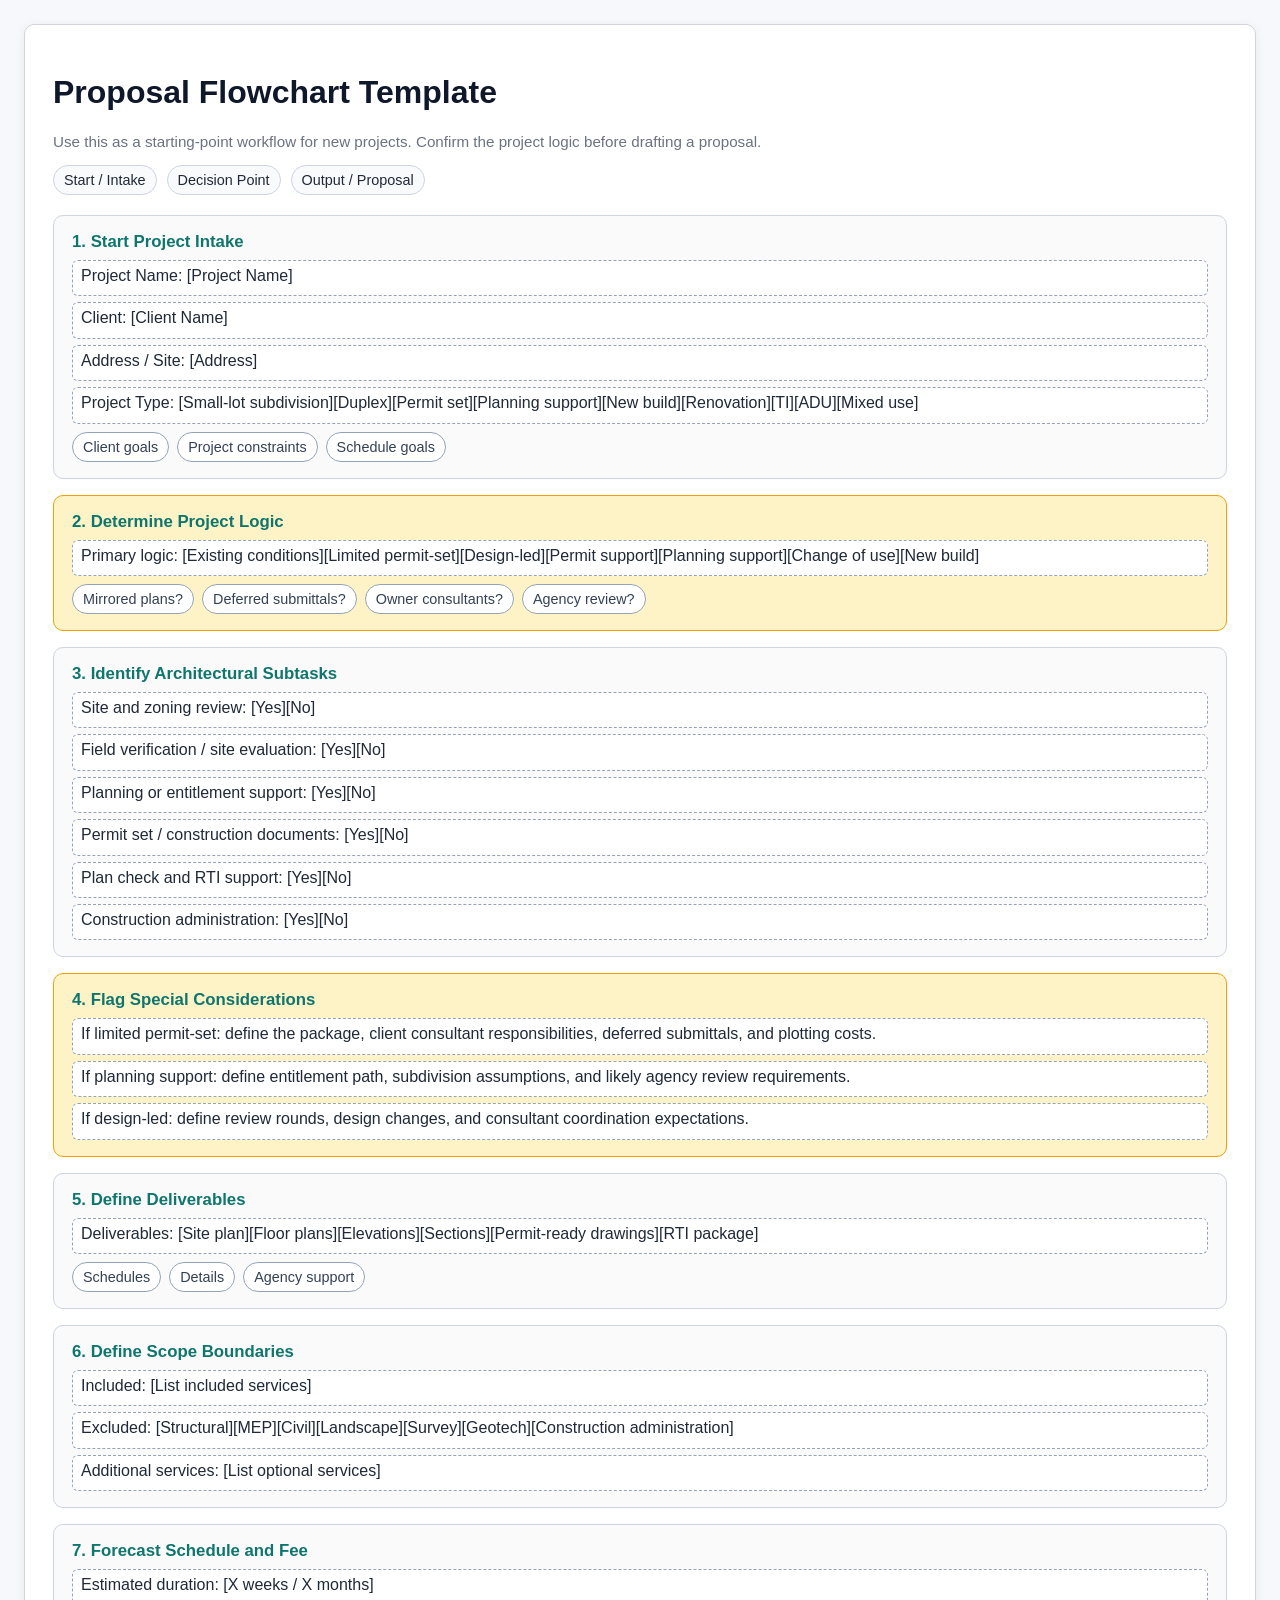
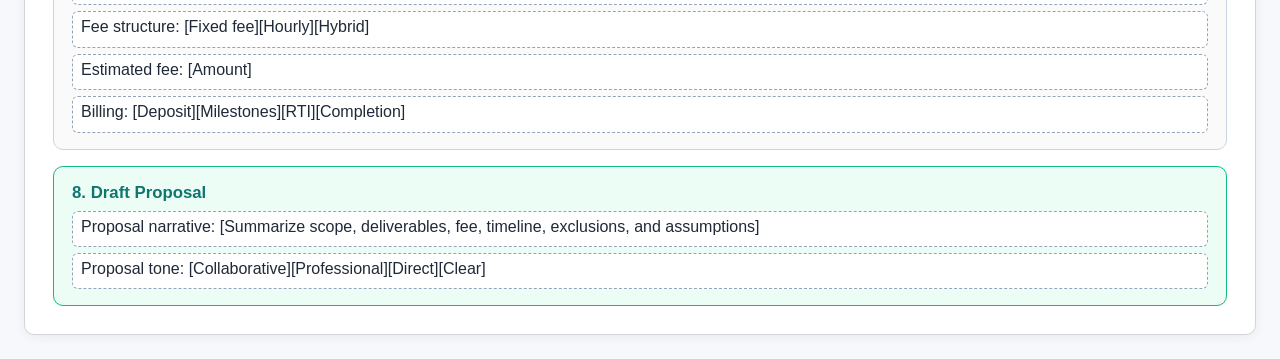
<file: 01_Preparation/proposal_flowchart_template.html>
﻿<!DOCTYPE html>
<html lang="en">
<head>
  <meta charset="UTF-8" />
  <meta name="viewport" content="width=device-width, initial-scale=1.0" />
  <title>Proposal Flowchart Template</title>
  <style>
    body {
      font-family: "Segoe UI", Arial, sans-serif;
      background: #f6f8fb;
      color: #1f2937;
      margin: 0;
      padding: 24px;
    }
    .page {
      max-width: 1200px;
      margin: 0 auto;
      background: white;
      border: 1px solid #d1d5db;
      box-shadow: 0 2px 12px rgba(0,0,0,0.06);
      padding: 28px;
      border-radius: 10px;
    }
    h1, h2 {
      color: #0f172a;
    }
    .flow {
      display: grid;
      gap: 16px;
      margin-top: 20px;
    }
    .step {
      border: 1px solid #cbd5e1;
      border-radius: 10px;
      padding: 16px 18px;
      background: #fafafa;
    }
    .step-title {
      font-weight: 700;
      font-size: 1.05em;
      margin-bottom: 8px;
      color: #0f766e;
    }
    .substeps {
      margin-top: 8px;
      display: flex;
      flex-wrap: wrap;
      gap: 8px;
    }
    .pill {
      background: white;
      border: 1px solid #94a3b8;
      border-radius: 999px;
      padding: 6px 10px;
      font-size: 0.9em;
      color: #334155;
    }
    .decision {
      background: #fef3c7;
      border-color: #f59e0b;
    }
    .output {
      background: #ecfdf5;
      border-color: #10b981;
    }
    .note {
      color: #6b7280;
      font-size: 0.95em;
      margin-top: 8px;
    }
    .editable {
      border: 1px dashed #94a3b8;
      border-radius: 6px;
      padding: 6px 8px;
      min-height: 1.4em;
      background: white;
      margin-top: 6px;
    }
    .editable:focus {
      outline: 2px solid #0ea5e9;
      outline-offset: 2px;
    }
    .legend {
      display: flex;
      gap: 10px;
      flex-wrap: wrap;
      margin-top: 10px;
    }
    .legend span {
      padding: 6px 10px;
      border-radius: 999px;
      font-size: 0.9em;
      border: 1px solid #cbd5e1;
      background: #f8fafc;
    }
  </style>
</head>
<body>
  <div class="page">
    <h1>Proposal Flowchart Template</h1>
    <p class="note">Use this as a starting-point workflow for new projects. Confirm the project logic before drafting a proposal.</p>

    <div class="legend">
      <span>Start / Intake</span>
      <span>Decision Point</span>
      <span>Output / Proposal</span>
    </div>

    <div class="flow">
      <div class="step">
        <div class="step-title">1. Start Project Intake</div>
        <div class="editable" contenteditable="true">Project Name: [Project Name]</div>
        <div class="editable" contenteditable="true">Client: [Client Name]</div>
        <div class="editable" contenteditable="true">Address / Site: [Address]</div>
        <div class="editable" contenteditable="true">Project Type: [Small-lot subdivision][Duplex][Permit set][Planning support][New build][Renovation][TI][ADU][Mixed use]</div>
        <div class="substeps">
          <span class="pill">Client goals</span>
          <span class="pill">Project constraints</span>
          <span class="pill">Schedule goals</span>
        </div>
      </div>

      <div class="step decision">
        <div class="step-title">2. Determine Project Logic</div>
        <div class="editable" contenteditable="true">Primary logic: [Existing conditions][Limited permit-set][Design-led][Permit support][Planning support][Change of use][New build]</div>
        <div class="substeps">
          <span class="pill">Mirrored plans?</span>
          <span class="pill">Deferred submittals?</span>
          <span class="pill">Owner consultants?</span>
          <span class="pill">Agency review?</span>
        </div>
      </div>

      <div class="step">
        <div class="step-title">3. Identify Architectural Subtasks</div>
        <div class="editable" contenteditable="true">Site and zoning review: [Yes][No]</div>
        <div class="editable" contenteditable="true">Field verification / site evaluation: [Yes][No]</div>
        <div class="editable" contenteditable="true">Planning or entitlement support: [Yes][No]</div>
        <div class="editable" contenteditable="true">Permit set / construction documents: [Yes][No]</div>
        <div class="editable" contenteditable="true">Plan check and RTI support: [Yes][No]</div>
        <div class="editable" contenteditable="true">Construction administration: [Yes][No]</div>
      </div>

      <div class="step decision">
        <div class="step-title">4. Flag Special Considerations</div>
        <div class="editable" contenteditable="true">If limited permit-set: define the package, client consultant responsibilities, deferred submittals, and plotting costs.</div>
        <div class="editable" contenteditable="true">If planning support: define entitlement path, subdivision assumptions, and likely agency review requirements.</div>
        <div class="editable" contenteditable="true">If design-led: define review rounds, design changes, and consultant coordination expectations.</div>
      </div>

      <div class="step">
        <div class="step-title">5. Define Deliverables</div>
        <div class="editable" contenteditable="true">Deliverables: [Site plan][Floor plans][Elevations][Sections][Permit-ready drawings][RTI package]</div>
        <div class="substeps">
          <span class="pill">Schedules</span>
          <span class="pill">Details</span>
          <span class="pill">Agency support</span>
        </div>
      </div>

      <div class="step">
        <div class="step-title">6. Define Scope Boundaries</div>
        <div class="editable" contenteditable="true">Included: [List included services]</div>
        <div class="editable" contenteditable="true">Excluded: [Structural][MEP][Civil][Landscape][Survey][Geotech][Construction administration]</div>
        <div class="editable" contenteditable="true">Additional services: [List optional services]</div>
      </div>

      <div class="step">
        <div class="step-title">7. Forecast Schedule and Fee</div>
        <div class="editable" contenteditable="true">Estimated duration: [X weeks / X months]</div>
        <div class="editable" contenteditable="true">Fee structure: [Fixed fee][Hourly][Hybrid]</div>
        <div class="editable" contenteditable="true">Estimated fee: [Amount]</div>
        <div class="editable" contenteditable="true">Billing: [Deposit][Milestones][RTI][Completion]</div>
      </div>

      <div class="step output">
        <div class="step-title">8. Draft Proposal</div>
        <div class="editable" contenteditable="true">Proposal narrative: [Summarize scope, deliverables, fee, timeline, exclusions, and assumptions]</div>
        <div class="editable" contenteditable="true">Proposal tone: [Collaborative][Professional][Direct][Clear]</div>
      </div>
    </div>
  </div>
</body>
</html>
</file>
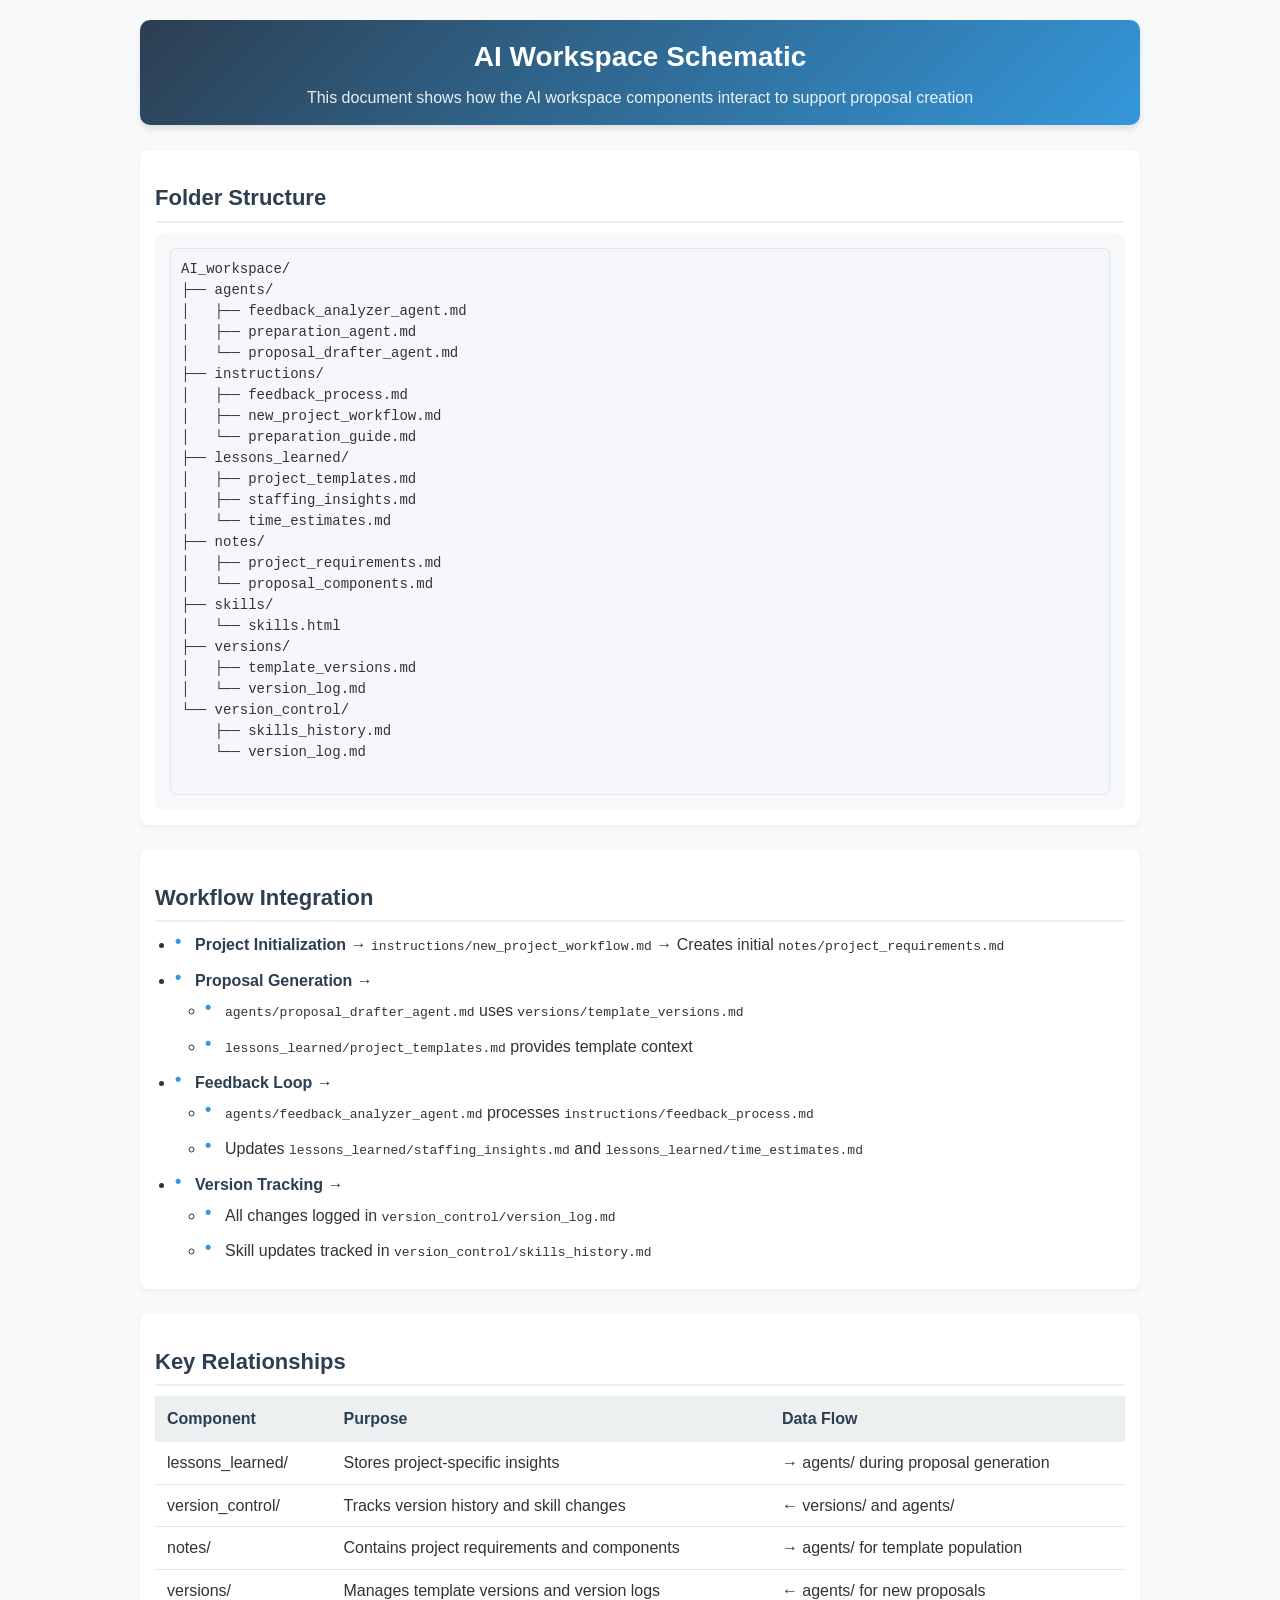
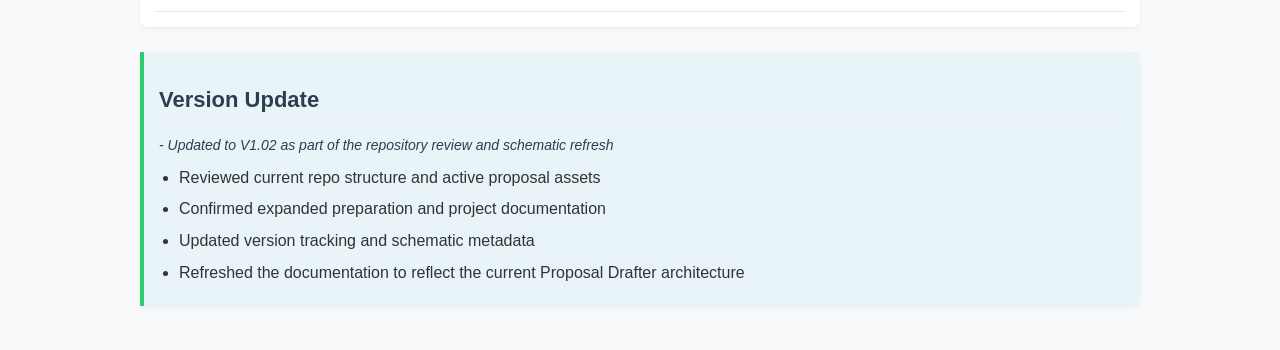
<file: 04_AI_workspace/schematic_view.html>
<!DOCTYPE html>
<html lang="en">
<head>
    <meta charset="UTF-8">
    <meta name="viewport" content="width=device-width, initial-scale=1.0">
    <title>AI Workspace Schematic</title>
    <style>
        :root {
            --primary: #3498db;
            --secondary: #2c3e50;
            --light: #ecf0f1;
            --dark: #2c3e50;
            --success: #2ecc71;
        }
        
        * {
            margin: 0;
            padding: 0;
        }
        
        body {
            font-family: 'Segoe UI', Tahoma, Geneva, Verdana, sans-serif;
            line-height: 1.6;
            color: #333;
            max-width: 1000px;
            margin: 0 auto;
            padding: 20px;
            background-color: #f8f9fa;
        }
        
        header {
            text-align: center;
            margin-bottom: 25px;
            padding: 15px;
            background: linear-gradient(135deg, var(--secondary), var(--primary));
            border-radius: 10px;
            color: white;
            box-shadow: 0 4px 6px rgba(0,0,0,0.1);
        }
        
        h1 {
            font-size: 28px;
            font-weight: 600;
            margin-bottom: 5px;
        }
        
        .subtitle {
            font-size: 16px;
            opacity: 0.9;
            max-width: 700px;
            margin: 0 auto;
        }
        
        section {
            margin-bottom: 25px;
            padding: 15px;
            border-radius: 8px;
            background-color: white;
            box-shadow: 0 2px 5px rgba(0,0,0,0.05);
        }
        
        h2 {
            color: var(--secondary);
            font-size: 22px;
            margin: 15px 0 10px;
            padding-bottom: 5px;
            border-bottom: 2px solid var(--light);
        }
        
        .folder-structure {
            background-color: #f8f9fa;
            padding: 15px;
            border-radius: 8px;
            margin-top: 10px;
        }
        
        .folder-structure pre {
            font-family: 'Courier New', monospace;
            font-size: 14px;
            line-height: 1.5;
            white-space: pre-wrap;
            padding: 10px;
            border-radius: 6px;
            background-color: #f5f7fa;
            border: 1px solid #e0e6ed;
        }
        
        .workflow-list {
            padding-left: 20px;
        }
        
        .workflow-list li {
            margin-bottom: 10px;
            position: relative;
            padding-left: 20px;
        }
        
        .workflow-list li:before {
            content: "•";
            color: var(--primary);
            font-weight: bold;
            position: absolute;
            left: 0;
            font-size: 18px;
            line-height: 1;
        }
        
        .workflow-list li strong {
            color: var(--secondary);
        }
        
        .workflow-list ul {
            margin-left: 10px;
            margin-top: 5px;
        }
        
        .relationship-table {
            width: 100%;
            border-collapse: collapse;
            margin-top: 10px;
        }
        
        .relationship-table th {
            background-color: var(--light);
            padding: 10px 12px;
            text-align: left;
            font-weight: 600;
            color: var(--secondary);
        }
        
        .relationship-table td {
            padding: 8px 12px;
            border-bottom: 1px solid #e0e6ed;
        }
        
        .relationship-table tr:hover {
            background-color: #f9f9f9;
        }
        
        .version-update {
            background-color: #e8f4f8;
            border-left: 4px solid var(--success);
            padding: 15px;
            border-radius: 0 6px 6px 0;
            margin-top: 20px;
        }

        .wrapup-list {
            margin-top: 8px;
            padding-left: 20px;
        }

        .wrapup-list li {
            margin-bottom: 6px;
        }
        
        .version-update p {
            font-style: italic;
            color: #2c3e50;
            font-size: 14px;
        }
        
        @media (max-width: 600px) {
            body {
                padding: 10px;
            }
            
            h1 {
                font-size: 22px;
            }
            
            .folder-structure pre {
                font-size: 12px;
            }
        }
    </style>
</head>
<body>
    <header>
        <h1>AI Workspace Schematic</h1>
        <p class="subtitle">This document shows how the AI workspace components interact to support proposal creation</p>
    </header>
    
    <section>
        <h2>Folder Structure</h2>
        <div class="folder-structure">
            <pre>
AI_workspace/
├── agents/
│   ├── feedback_analyzer_agent.md
│   ├── preparation_agent.md
│   └── proposal_drafter_agent.md
├── instructions/
│   ├── feedback_process.md
│   ├── new_project_workflow.md
│   └── preparation_guide.md
├── lessons_learned/
│   ├── project_templates.md
│   ├── staffing_insights.md
│   └── time_estimates.md
├── notes/
│   ├── project_requirements.md
│   └── proposal_components.md
├── skills/
│   └── skills.html
├── versions/
│   ├── template_versions.md
│   └── version_log.md
└── version_control/
    ├── skills_history.md
    └── version_log.md
            </pre>
        </div>
    </section>
    
    <section>
        <h2>Workflow Integration</h2>
        <ul class="workflow-list">
            <li><strong>Project Initialization</strong> → <code>instructions/new_project_workflow.md</code> → Creates initial <code>notes/project_requirements.md</code></li>
            <li><strong>Proposal Generation</strong> → 
                <ul>
                    <li><code>agents/proposal_drafter_agent.md</code> uses <code>versions/template_versions.md</code></li>
                    <li><code>lessons_learned/project_templates.md</code> provides template context</li>
                </ul>
            </li>
            <li><strong>Feedback Loop</strong> → 
                <ul>
                    <li><code>agents/feedback_analyzer_agent.md</code> processes <code>instructions/feedback_process.md</code></li>
                    <li>Updates <code>lessons_learned/staffing_insights.md</code> and <code>lessons_learned/time_estimates.md</code></li>
                </ul>
            </li>
            <li><strong>Version Tracking</strong> → 
                <ul>
                    <li>All changes logged in <code>version_control/version_log.md</code></li>
                    <li>Skill updates tracked in <code>version_control/skills_history.md</code></li>
                </ul>
            </li>
        </ul>
    </section>
    
    <section>
        <h2>Key Relationships</h2>
        <table class="relationship-table">
            <thead>
                <tr>
                    <th>Component</th>
                    <th>Purpose</th>
                    <th>Data Flow</th>
                </tr>
            </thead>
            <tbody>
                <tr>
                    <td>lessons_learned/</td>
                    <td>Stores project-specific insights</td>
                    <td>→ agents/ during proposal generation</td>
                </tr>
                <tr>
                    <td>version_control/</td>
                    <td>Tracks version history and skill changes</td>
                    <td>← versions/ and agents/</td>
                </tr>
                <tr>
                    <td>notes/</td>
                    <td>Contains project requirements and components</td>
                    <td>→ agents/ for template population</td>
                </tr>
                <tr>
                    <td>versions/</td>
                    <td>Manages template versions and version logs</td>
                    <td>← agents/ for new proposals</td>
                </tr>
            </tbody>
        </table>
    </section>
    
    <section class="version-update">
        <h2>Version Update</h2>
        <p>- Updated to V1.02 as part of the repository review and schematic refresh</p>
        <ul class="wrapup-list">
            <li>Reviewed current repo structure and active proposal assets</li>
            <li>Confirmed expanded preparation and project documentation</li>
            <li>Updated version tracking and schematic metadata</li>
            <li>Refreshed the documentation to reflect the current Proposal Drafter architecture</li>
        </ul>
    </section>
</body>
</html>
</file>
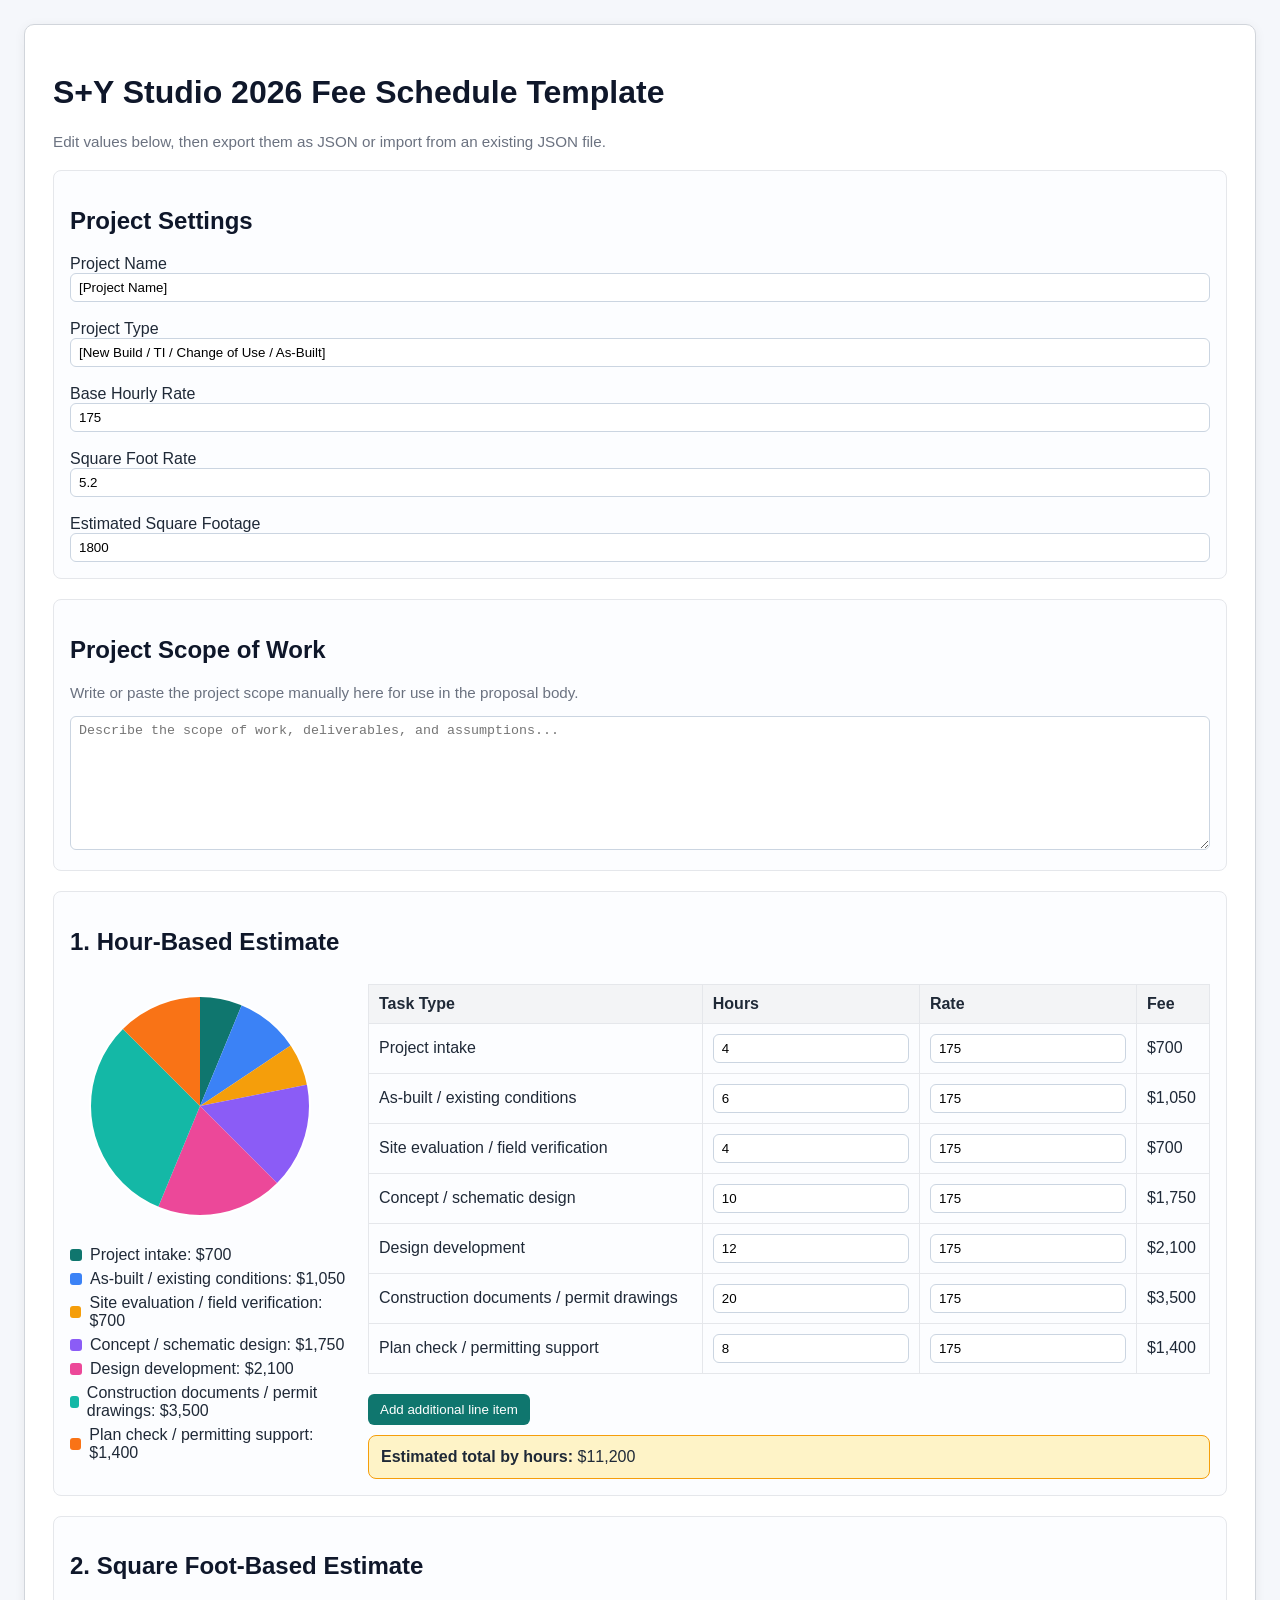
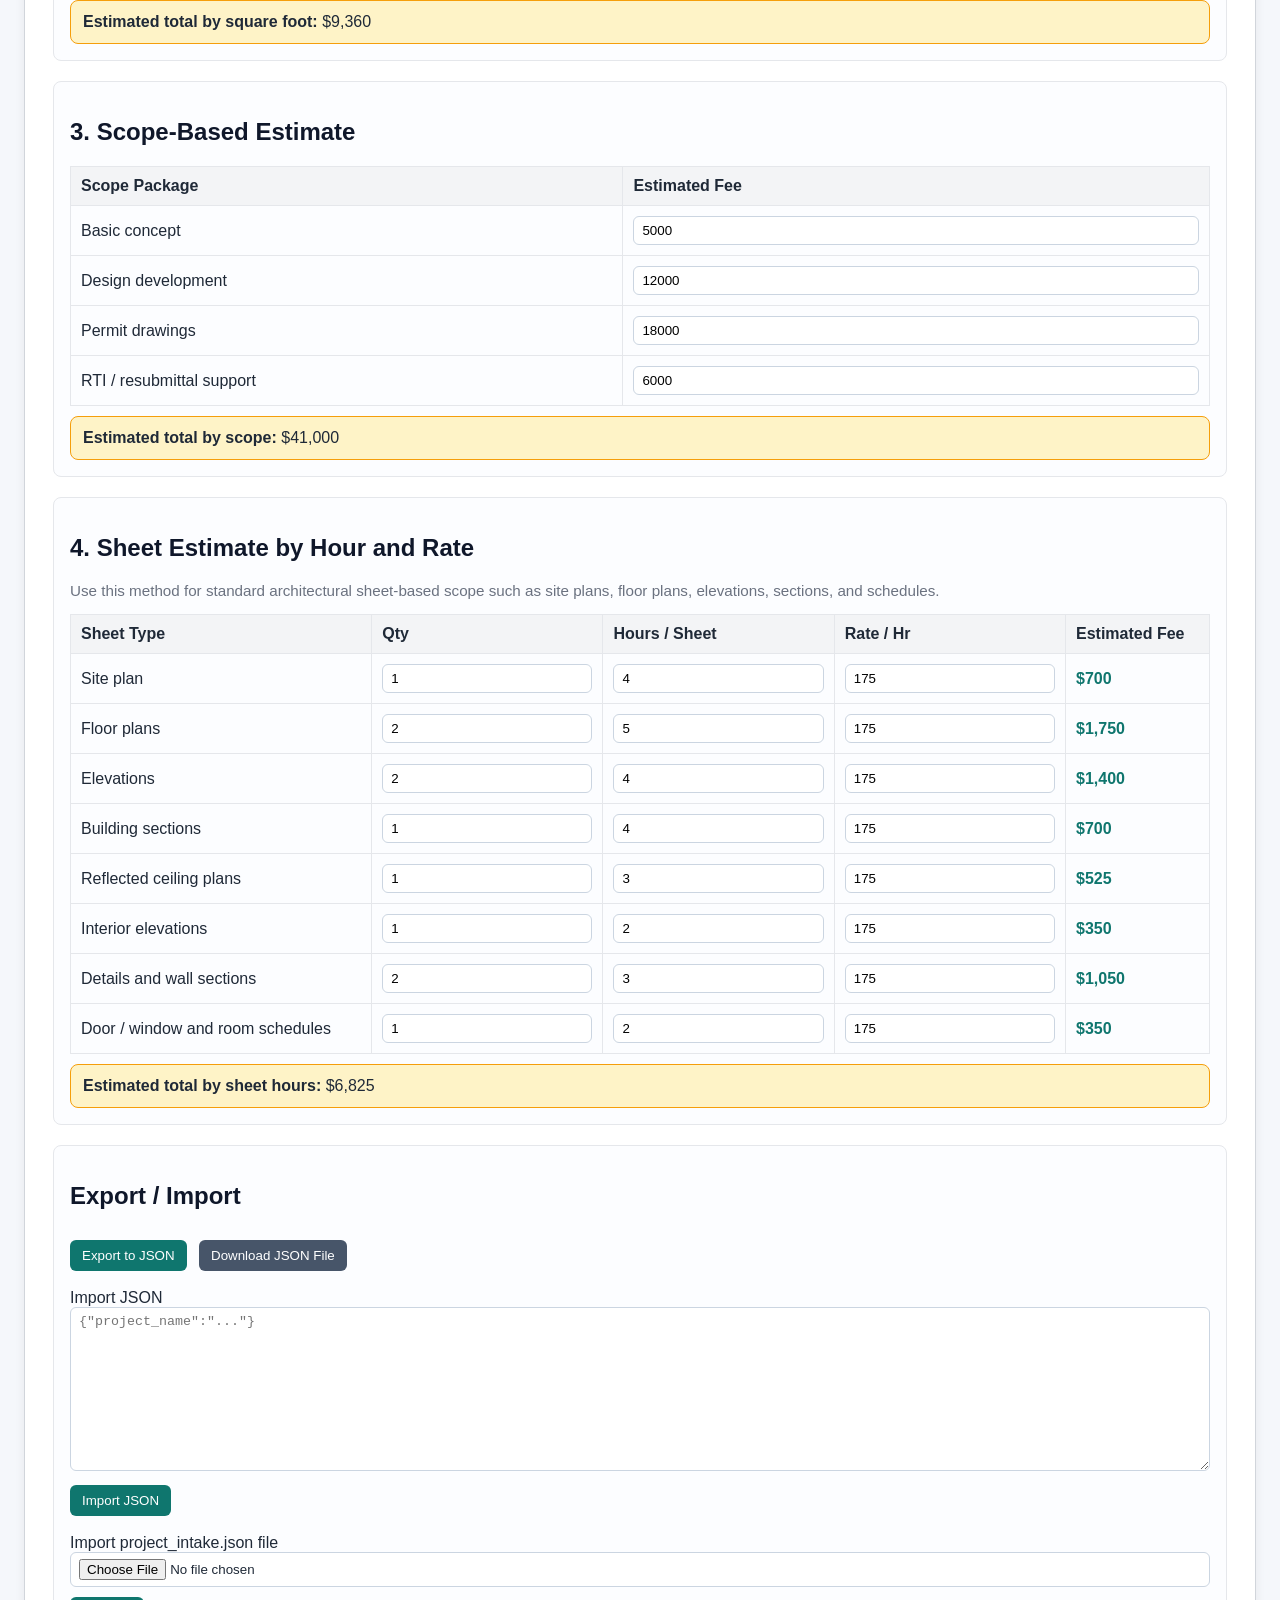
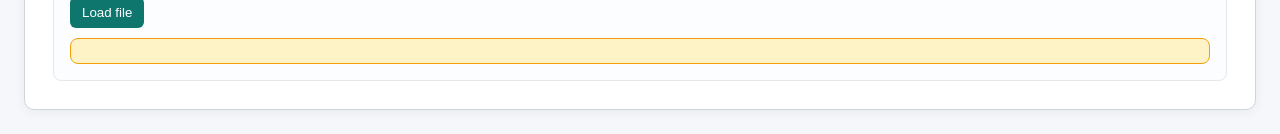
<file: 01_Preparation/Templates/fee_schedule_template_2026.html>
<!DOCTYPE html>
<html lang="en">
<head>
  <meta charset="UTF-8" />
  <meta name="viewport" content="width=device-width, initial-scale=1.0" />
  <title>S+Y Studio 2026 Fee Schedule Template</title>
  <style>
    body { font-family: "Segoe UI", Arial, sans-serif; background: #f5f7fb; color: #1f2937; margin: 0; padding: 24px; }
    .page { max-width: 1200px; margin: 0 auto; background: white; border: 1px solid #d1d5db; border-radius: 10px; padding: 28px; box-shadow: 0 2px 12px rgba(0,0,0,0.06); }
    h1, h2, h3 { color: #0f172a; }
    .section { margin-top: 20px; border: 1px solid #e5e7eb; border-radius: 8px; padding: 16px; background: #fcfdff; }
    table { width: 100%; border-collapse: collapse; margin-top: 8px; }
    th, td { border: 1px solid #e5e7eb; padding: 10px; text-align: left; }
    th { background: #f3f4f6; }
    .muted { color: #6b7280; font-size: 0.95em; }
    .pill { display: inline-block; background: #ecfeff; color: #0f766e; border: 1px solid #99f6e4; padding: 4px 8px; border-radius: 999px; font-size: 0.9em; margin-right: 6px; margin-top: 6px; }
    .calc { background: #fef3c7; border: 1px solid #f59e0b; padding: 12px; border-radius: 8px; margin-top: 10px; }
    input, textarea { width: 100%; box-sizing: border-box; padding: 6px 8px; border: 1px solid #cbd5e1; border-radius: 6px; background: white; }
    button { background: #0f766e; color: white; border: none; padding: 8px 12px; border-radius: 6px; cursor: pointer; margin-top: 10px; }
    button.secondary { background: #475569; margin-left: 8px; }
    button.remove-btn { background: #b91c1c; margin-top: 0; }
    .inline-actions { margin-top: 10px; }
    .custom-item-row { display: grid; grid-template-columns: 2fr 1fr 1fr 1fr auto; gap: 8px; margin-top: 8px; align-items: center; }
    .hour-layout { display: grid; grid-template-columns: 280px 1fr; gap: 18px; align-items: start; }
    .legend-item { display: flex; align-items: center; gap: 8px; margin-top: 6px; }
    .legend-swatch { width: 12px; height: 12px; border-radius: 3px; display: inline-block; }
    #feeChart { max-width: 260px; width: 100%; height: auto; }
    .sheet-fee { font-weight: 600; color: #0f766e; }
  </style>
</head>
<body>
  <div class="page">
    <h1>S+Y Studio 2026 Fee Schedule Template</h1>
    <p class="muted">Edit values below, then export them as JSON or import from an existing JSON file.</p>

    <div class="section">
      <h2>Project Settings</h2>
      <label>Project Name</label><br>
      <input id="projectName" value="[Project Name]" /><br><br>
      <label>Project Type</label><br>
      <input id="projectType" value="[New Build / TI / Change of Use / As-Built]" /><br><br>
      <label>Base Hourly Rate</label><br>
      <input id="hourlyRate" type="number" value="175" /><br><br>
      <label>Square Foot Rate</label><br>
      <input id="sfRate" type="number" value="5.2" /><br><br>
      <label>Estimated Square Footage</label><br>
      <input id="sf" type="number" value="1800" />
    </div>

    <div class="section">
      <h2>Project Scope of Work</h2>
      <p class="muted">Write or paste the project scope manually here for use in the proposal body.</p>
      <textarea id="manualScope" rows="8" placeholder="Describe the scope of work, deliverables, and assumptions..."></textarea>
    </div>

    <div class="section">
      <h2>1. Hour-Based Estimate</h2>
      <div class="hour-layout">
        <div>
          <canvas id="feeChart" width="260" height="260"></canvas>
          <div id="chartLegend"></div>
        </div>
        <div>
          <table>
            <tr><th>Task Type</th><th>Hours</th><th>Rate</th><th>Fee</th></tr>
            <tr><td>Project intake</td><td><input class="taskHours" data-key="project_intake" value="4" /></td><td><input class="taskRate" data-key="project_intake_rate" value="175" /></td><td><span class="taskFee" data-key="project_intake"></span></td></tr>
            <tr><td>As-built / existing conditions</td><td><input class="taskHours" data-key="as_built" value="6" /></td><td><input class="taskRate" data-key="as_built_rate" value="175" /></td><td><span class="taskFee" data-key="as_built"></span></td></tr>
            <tr><td>Site evaluation / field verification</td><td><input class="taskHours" data-key="site_eval" value="4" /></td><td><input class="taskRate" data-key="site_eval_rate" value="175" /></td><td><span class="taskFee" data-key="site_eval"></span></td></tr>
            <tr><td>Concept / schematic design</td><td><input class="taskHours" data-key="schematic" value="10" /></td><td><input class="taskRate" data-key="schematic_rate" value="175" /></td><td><span class="taskFee" data-key="schematic"></span></td></tr>
            <tr><td>Design development</td><td><input class="taskHours" data-key="design_dev" value="12" /></td><td><input class="taskRate" data-key="design_dev_rate" value="175" /></td><td><span class="taskFee" data-key="design_dev"></span></td></tr>
            <tr><td>Construction documents / permit drawings</td><td><input class="taskHours" data-key="cds" value="20" /></td><td><input class="taskRate" data-key="cds_rate" value="175" /></td><td><span class="taskFee" data-key="cds"></span></td></tr>
            <tr><td>Plan check / permitting support</td><td><input class="taskHours" data-key="permit" value="8" /></td><td><input class="taskRate" data-key="permit_rate" value="175" /></td><td><span class="taskFee" data-key="permit"></span></td></tr>
          </table>
          <div class="inline-actions">
            <button type="button" onclick="addCustomLineItem()">Add additional line item</button>
          </div>
          <div id="customHourItems"></div>
          <div class="calc"><strong>Estimated total by hours:</strong> <span id="hourTotal">$0</span></div>
        </div>
      </div>
    </div>

    <div class="section">
      <h2>2. Square Foot-Based Estimate</h2>
      <div class="calc"><strong>Estimated total by square foot:</strong> <span id="sfTotal">$0</span></div>
    </div>

    <div class="section">
      <h2>3. Scope-Based Estimate</h2>
      <table>
        <tr><th>Scope Package</th><th>Estimated Fee</th></tr>
        <tr><td>Basic concept</td><td><input id="basicConcept" type="number" value="5000" /></td></tr>
        <tr><td>Design development</td><td><input id="designDevelopment" type="number" value="12000" /></td></tr>
        <tr><td>Permit drawings</td><td><input id="permitDrawings" type="number" value="18000" /></td></tr>
        <tr><td>RTI / resubmittal support</td><td><input id="rtiSupport" type="number" value="6000" /></td></tr>
      </table>
      <div class="calc"><strong>Estimated total by scope:</strong> <span id="scopeTotal">$0</span></div>
    </div>

    <div class="section">
      <h2>4. Sheet Estimate by Hour and Rate</h2>
      <p class="muted">Use this method for standard architectural sheet-based scope such as site plans, floor plans, elevations, sections, and schedules.</p>
      <table>
        <tr><th>Sheet Type</th><th>Qty</th><th>Hours / Sheet</th><th>Rate / Hr</th><th>Estimated Fee</th></tr>
        <tr class="sheet-estimate-row" data-key="site_plan"><td>Site plan</td><td><input class="sheet-qty" data-key="site_plan" value="1" /></td><td><input class="sheet-hours" data-key="site_plan" value="4" /></td><td><input class="sheet-rate" data-key="site_plan" value="175" /></td><td><span class="sheet-fee" data-key="site_plan"></span></td></tr>
        <tr class="sheet-estimate-row" data-key="floor_plans"><td>Floor plans</td><td><input class="sheet-qty" data-key="floor_plans" value="2" /></td><td><input class="sheet-hours" data-key="floor_plans" value="5" /></td><td><input class="sheet-rate" data-key="floor_plans" value="175" /></td><td><span class="sheet-fee" data-key="floor_plans"></span></td></tr>
        <tr class="sheet-estimate-row" data-key="elevations"><td>Elevations</td><td><input class="sheet-qty" data-key="elevations" value="2" /></td><td><input class="sheet-hours" data-key="elevations" value="4" /></td><td><input class="sheet-rate" data-key="elevations" value="175" /></td><td><span class="sheet-fee" data-key="elevations"></span></td></tr>
        <tr class="sheet-estimate-row" data-key="sections"><td>Building sections</td><td><input class="sheet-qty" data-key="sections" value="1" /></td><td><input class="sheet-hours" data-key="sections" value="4" /></td><td><input class="sheet-rate" data-key="sections" value="175" /></td><td><span class="sheet-fee" data-key="sections"></span></td></tr>
        <tr class="sheet-estimate-row" data-key="reflected_ceiling"><td>Reflected ceiling plans</td><td><input class="sheet-qty" data-key="reflected_ceiling" value="1" /></td><td><input class="sheet-hours" data-key="reflected_ceiling" value="3" /></td><td><input class="sheet-rate" data-key="reflected_ceiling" value="175" /></td><td><span class="sheet-fee" data-key="reflected_ceiling"></span></td></tr>
        <tr class="sheet-estimate-row" data-key="interior_elevations"><td>Interior elevations</td><td><input class="sheet-qty" data-key="interior_elevations" value="1" /></td><td><input class="sheet-hours" data-key="interior_elevations" value="2" /></td><td><input class="sheet-rate" data-key="interior_elevations" value="175" /></td><td><span class="sheet-fee" data-key="interior_elevations"></span></td></tr>
        <tr class="sheet-estimate-row" data-key="details"><td>Details and wall sections</td><td><input class="sheet-qty" data-key="details" value="2" /></td><td><input class="sheet-hours" data-key="details" value="3" /></td><td><input class="sheet-rate" data-key="details" value="175" /></td><td><span class="sheet-fee" data-key="details"></span></td></tr>
        <tr class="sheet-estimate-row" data-key="schedules"><td>Door / window and room schedules</td><td><input class="sheet-qty" data-key="schedules" value="1" /></td><td><input class="sheet-hours" data-key="schedules" value="2" /></td><td><input class="sheet-rate" data-key="schedules" value="175" /></td><td><span class="sheet-fee" data-key="schedules"></span></td></tr>
      </table>
      <div class="calc"><strong>Estimated total by sheet hours:</strong> <span id="sheetEstimateTotal">$0</span></div>
    </div>

    <div class="section">
      <h2>Export / Import</h2>
      <button type="button" onclick="exportToJson()">Export to JSON</button>
      <button type="button" class="secondary" onclick="downloadJson()">Download JSON File</button>
      <br><br>
      <label>Import JSON</label><br>
      <textarea id="jsonInput" rows="10" placeholder='{"project_name":"..."}'></textarea><br>
      <button type="button" onclick="importFromJson()">Import JSON</button>
      <br><br>
      <label>Import project_intake.json file</label><br>
      <input type="file" id="projectIntakeFile" accept="application/json" /><br>
      <button type="button" onclick="importProjectIntakeFile()">Load file</button>
      <div id="jsonOutput" class="calc" style="white-space: pre-wrap; font-family: monospace;"></div>
    </div>
  </div>

  <script>
    const state = {
      project_name: 'S+Y Studio Project',
      project_type: 'New Build / TI / Change of Use / As-Built',
      hourly_rate: 150,
      sf_rate: 4.5,
      sf: 2000,
      manual_scope: '',
      custom_hourly_items: [],
      sheet_estimate: {
        site_plan: { qty: 1, hours: 4, rate: 175 },
        floor_plans: { qty: 2, hours: 5, rate: 175 },
        elevations: { qty: 2, hours: 4, rate: 175 },
        sections: { qty: 1, hours: 4, rate: 175 },
        reflected_ceiling: { qty: 1, hours: 3, rate: 175 },
        interior_elevations: { qty: 1, hours: 2, rate: 175 },
        details: { qty: 2, hours: 3, rate: 175 },
        schedules: { qty: 1, hours: 2, rate: 175 }
      },
      tasks: {
        project_intake: 4,
        project_intake_rate: 150,
        as_built: 6,
        as_built_rate: 150,
        site_eval: 4,
        site_eval_rate: 150,
        schematic: 10,
        schematic_rate: 150,
        design_dev: 12,
        design_dev_rate: 150,
        cds: 20,
        cds_rate: 150,
        permit: 8,
        permit_rate: 150
      },
      scope: {
        basic_concept: 5000,
        design_development: 12000,
        permit_drawings: 18000,
        rti_support: 6000
      }
    };

    function readCustomLineItems() {
      return Array.from(document.querySelectorAll('.custom-line-row')).map((row) => ({
        label: row.querySelector('.custom-label').value || 'Additional item',
        hours: parseFloat(row.querySelector('.custom-hours').value || 0),
        rate: parseFloat(row.querySelector('.custom-rate').value || 0)
      })).filter((item) => item.label || item.hours || item.rate);
    }

    function updateAll() {
      const hourlyRate = parseFloat(document.getElementById('hourlyRate').value || 0);
      const sfRate = parseFloat(document.getElementById('sfRate').value || 0);
      const sf = parseFloat(document.getElementById('sf').value || 0);
      state.hourly_rate = hourlyRate;
      state.sf_rate = sfRate;
      state.sf = sf;
      state.project_name = document.getElementById('projectName').value;
      state.project_type = document.getElementById('projectType').value;
      state.manual_scope = document.getElementById('manualScope').value;
      state.custom_hourly_items = readCustomLineItems();
      state.tasks.project_intake = parseFloat(document.querySelector('[data-key="project_intake"]').value || 0);
      state.tasks.project_intake_rate = parseFloat(document.querySelector('[data-key="project_intake_rate"]').value || 0);
      state.tasks.as_built = parseFloat(document.querySelector('[data-key="as_built"]').value || 0);
      state.tasks.as_built_rate = parseFloat(document.querySelector('[data-key="as_built_rate"]').value || 0);
      state.tasks.site_eval = parseFloat(document.querySelector('[data-key="site_eval"]').value || 0);
      state.tasks.site_eval_rate = parseFloat(document.querySelector('[data-key="site_eval_rate"]').value || 0);
      state.tasks.schematic = parseFloat(document.querySelector('[data-key="schematic"]').value || 0);
      state.tasks.schematic_rate = parseFloat(document.querySelector('[data-key="schematic_rate"]').value || 0);
      state.tasks.design_dev = parseFloat(document.querySelector('[data-key="design_dev"]').value || 0);
      state.tasks.design_dev_rate = parseFloat(document.querySelector('[data-key="design_dev_rate"]').value || 0);
      state.tasks.cds = parseFloat(document.querySelector('[data-key="cds"]').value || 0);
      state.tasks.cds_rate = parseFloat(document.querySelector('[data-key="cds_rate"]').value || 0);
      state.tasks.permit = parseFloat(document.querySelector('[data-key="permit"]').value || 0);
      state.tasks.permit_rate = parseFloat(document.querySelector('[data-key="permit_rate"]').value || 0);
      state.scope.basic_concept = parseFloat(document.getElementById('basicConcept').value || 0);
      state.scope.design_development = parseFloat(document.getElementById('designDevelopment').value || 0);
      state.scope.permit_drawings = parseFloat(document.getElementById('permitDrawings').value || 0);
      state.scope.rti_support = parseFloat(document.getElementById('rtiSupport').value || 0);
      Object.keys(state.sheet_estimate).forEach((key) => {
        state.sheet_estimate[key].qty = parseFloat(document.querySelector('.sheet-qty[data-key="' + key + '"]').value || 0);
        state.sheet_estimate[key].hours = parseFloat(document.querySelector('.sheet-hours[data-key="' + key + '"]').value || 0);
        state.sheet_estimate[key].rate = parseFloat(document.querySelector('.sheet-rate[data-key="' + key + '"]').value || 0);
      });
      updateFeeCells();
      updateSheetEstimateCells();
      drawFeeChart();
    }

    function calculateHourTotal() {
      const hours = state.tasks;
      const builtInTotal = (hours.project_intake * hours.project_intake_rate) + (hours.as_built * hours.as_built_rate) + (hours.site_eval * hours.site_eval_rate) + (hours.schematic * hours.schematic_rate) + (hours.design_dev * hours.design_dev_rate) + (hours.cds * hours.cds_rate) + (hours.permit * hours.permit_rate);
      const customTotal = state.custom_hourly_items.reduce((sum, item) => sum + (item.hours * item.rate), 0);
      return builtInTotal + customTotal;
    }

    function updateFeeCells() {
      const feeKeys = ['project_intake','as_built','site_eval','schematic','design_dev','cds','permit'];
      const rateKeys = ['project_intake_rate','as_built_rate','site_eval_rate','schematic_rate','design_dev_rate','cds_rate','permit_rate'];
      feeKeys.forEach((key, idx) => {
        const hours = state.tasks[key];
        const rate = state.tasks[rateKeys[idx]];
        const fee = hours * rate;
        document.querySelector('.taskFee[data-key="' + key + '"]').textContent = '$' + fee.toLocaleString();
      });
      document.querySelectorAll('.custom-line-row').forEach((row) => {
        const hours = parseFloat(row.querySelector('.custom-hours').value || 0);
        const rate = parseFloat(row.querySelector('.custom-rate').value || 0);
        row.querySelector('.custom-fee').textContent = '$' + (hours * rate).toLocaleString();
      });
      document.getElementById('hourTotal').textContent = '$' + calculateHourTotal().toLocaleString();
      document.getElementById('sfTotal').textContent = '$' + (state.sf * state.sf_rate).toLocaleString();
      const scopeTotal = state.scope.basic_concept + state.scope.design_development + state.scope.permit_drawings + state.scope.rti_support;
      document.getElementById('scopeTotal').textContent = '$' + scopeTotal.toLocaleString();
      document.getElementById('sheetEstimateTotal').textContent = '$' + calculateSheetEstimateTotal().toLocaleString();
    }

    function calculateSheetEstimateTotal() {
      return Object.values(state.sheet_estimate).reduce((sum, item) => sum + (item.qty * item.hours * item.rate), 0);
    }

    function updateSheetEstimateCells() {
      Object.keys(state.sheet_estimate).forEach((key) => {
        const value = (state.sheet_estimate[key].qty || 0) * (state.sheet_estimate[key].hours || 0) * (state.sheet_estimate[key].rate || 0);
        const feeEl = document.querySelector('.sheet-fee[data-key="' + key + '"]');
        if (feeEl) feeEl.textContent = '$' + value.toLocaleString();
      });
      document.getElementById('sheetEstimateTotal').textContent = '$' + calculateSheetEstimateTotal().toLocaleString();
    }

    function renderCustomLineItems() {
      const container = document.getElementById('customHourItems');
      container.innerHTML = '';
      state.custom_hourly_items.forEach((item, index) => {
        const row = document.createElement('div');
        row.className = 'custom-item-row custom-line-row';
        const labelInput = document.createElement('input');
        labelInput.className = 'custom-label';
        labelInput.type = 'text';
        labelInput.value = item.label || 'Additional item';
        const hoursInput = document.createElement('input');
        hoursInput.className = 'custom-hours';
        hoursInput.type = 'number';
        hoursInput.value = item.hours || 0;
        const rateInput = document.createElement('input');
        rateInput.className = 'custom-rate';
        rateInput.type = 'number';
        rateInput.value = item.rate || state.hourly_rate || 0;
        const feeDisplay = document.createElement('div');
        feeDisplay.className = 'custom-fee';
        feeDisplay.textContent = '$0';
        const removeButton = document.createElement('button');
        removeButton.type = 'button';
        removeButton.className = 'remove-btn';
        removeButton.textContent = 'Remove';
        removeButton.dataset.index = index;
        row.appendChild(labelInput);
        row.appendChild(hoursInput);
        row.appendChild(rateInput);
        row.appendChild(feeDisplay);
        row.appendChild(removeButton);
        container.appendChild(row);
      });
      updateFeeCells();
    }

    function addCustomLineItem() {
      state.custom_hourly_items.push({ label: 'Additional item', hours: 0, rate: state.hourly_rate || 0 });
      renderCustomLineItems();
    }

    function getHourlyBreakdownItems() {
      const items = [];
      const taskLabels = [
        ['Project intake', 'project_intake', 'project_intake_rate'],
        ['As-built / existing conditions', 'as_built', 'as_built_rate'],
        ['Site evaluation / field verification', 'site_eval', 'site_eval_rate'],
        ['Concept / schematic design', 'schematic', 'schematic_rate'],
        ['Design development', 'design_dev', 'design_dev_rate'],
        ['Construction documents / permit drawings', 'cds', 'cds_rate'],
        ['Plan check / permitting support', 'permit', 'permit_rate']
      ];
      taskLabels.forEach(([label, hoursKey, rateKey]) => {
        const hours = parseFloat(state.tasks[hoursKey] || 0);
        const rate = parseFloat(state.tasks[rateKey] || 0);
        const fee = hours * rate;
        if (fee > 0) {
          items.push({ label, value: fee });
        }
      });
      state.custom_hourly_items.forEach((item) => {
        const fee = (item.hours || 0) * (item.rate || 0);
        if (fee > 0) {
          items.push({ label: item.label || 'Additional item', value: fee });
        }
      });
      return items;
    }

    function drawFeeChart() {
      const canvas = document.getElementById('feeChart');
      const ctx = canvas.getContext('2d');
      const breakdown = getHourlyBreakdownItems();
      const values = breakdown.map((item) => item.value);
      const labels = breakdown.map((item) => item.label);
      const colors = ['#0f766e', '#3b82f6', '#f59e0b', '#8b5cf6', '#ec4899', '#14b8a6', '#f97316', '#64748b'];
      const total = values.reduce((sum, value) => sum + value, 0) || 1;
      const legend = document.getElementById('chartLegend');
      legend.innerHTML = '';
      ctx.clearRect(0, 0, canvas.width, canvas.height);
      let startAngle = -Math.PI / 2;
      values.forEach((value, index) => {
        if (value <= 0) return;
        const sliceAngle = (value / total) * Math.PI * 2;
        ctx.beginPath();
        ctx.moveTo(130, 130);
        ctx.arc(130, 130, 110, startAngle, startAngle + sliceAngle);
        ctx.closePath();
        ctx.fillStyle = colors[index % colors.length];
        ctx.fill();
        startAngle += sliceAngle;
      });
      ctx.beginPath();
      ctx.arc(130, 130, 110, 0, Math.PI * 2);
      ctx.strokeStyle = '#ffffff';
      ctx.lineWidth = 2;
      ctx.stroke();
      breakdown.forEach((item, index) => {
        const legendItem = document.createElement('div');
        legendItem.className = 'legend-item';
        legendItem.innerHTML = '<span class="legend-swatch" style="background:' + colors[index % colors.length] + '"></span><span>' + item.label + ': $' + item.value.toLocaleString() + '</span>';
        legend.appendChild(legendItem);
      });
    }

    function exportToJson() {
      updateAll();
      const json = JSON.stringify(state, null, 2);
      document.getElementById('jsonOutput').textContent = json;
      return json;
    }

    function downloadJson() {
      const json = exportToJson();
      const blob = new Blob([json], { type: 'application/json' });
      const url = URL.createObjectURL(blob);
      const a = document.createElement('a');
      a.href = url;
      a.download = 'fee_schedule_data.json';
      document.body.appendChild(a);
      a.click();
      document.body.removeChild(a);
      URL.revokeObjectURL(url);
    }

    function applyImportedData(data) {
      if (!data || typeof data !== 'object') {
        throw new Error('The selected file does not contain a valid JSON object.');
      }
      if (data.project_name) document.getElementById('projectName').value = data.project_name;
      if (data.project_type) document.getElementById('projectType').value = data.project_type;
      if (data.hourly_rate !== undefined) document.getElementById('hourlyRate').value = data.hourly_rate;
      if (data.sf_rate !== undefined) document.getElementById('sfRate').value = data.sf_rate;
      if (data.sf !== undefined) document.getElementById('sf').value = data.sf;
      if (data.manual_scope !== undefined) document.getElementById('manualScope').value = data.manual_scope;
      if (data.custom_hourly_items) {
        state.custom_hourly_items = data.custom_hourly_items;
        renderCustomLineItems();
      } else {
        state.custom_hourly_items = [];
        renderCustomLineItems();
      }
      if (data.sheet_estimate) {
        state.sheet_estimate = { ...state.sheet_estimate, ...data.sheet_estimate };
        Object.keys(state.sheet_estimate).forEach((key) => {
          if (data.sheet_estimate[key]) {
            state.sheet_estimate[key] = { ...state.sheet_estimate[key], ...data.sheet_estimate[key] };
          }
        });
      }
      if (data.tasks) {
        const taskMap = {
          project_intake: 'project_intake',
          as_built: 'as_built',
          site_eval: 'site_eval',
          schematic: 'schematic',
          design_dev: 'design_dev',
          cds: 'cds',
          permit: 'permit'
        };
        Object.entries(taskMap).forEach(([src, target]) => {
          const el = document.querySelector('.taskHours[data-key="' + target + '"]');
          if (el && data.tasks[src] !== undefined) el.value = data.tasks[src];
        });
        const rateMap = {
          project_intake_rate: 'project_intake_rate',
          as_built_rate: 'as_built_rate',
          site_eval_rate: 'site_eval_rate',
          schematic_rate: 'schematic_rate',
          design_dev_rate: 'design_dev_rate',
          cds_rate: 'cds_rate',
          permit_rate: 'permit_rate'
        };
        Object.entries(rateMap).forEach(([src, target]) => {
          const el = document.querySelector('.taskRate[data-key="' + target + '"]');
          if (el && data.tasks[src] !== undefined) el.value = data.tasks[src];
        });
      }
      if (data.scope) {
        if (data.scope.basic_concept !== undefined) document.getElementById('basicConcept').value = data.scope.basic_concept;
        if (data.scope.design_development !== undefined) document.getElementById('designDevelopment').value = data.scope.design_development;
        if (data.scope.permit_drawings !== undefined) document.getElementById('permitDrawings').value = data.scope.permit_drawings;
        if (data.scope.rti_support !== undefined) document.getElementById('rtiSupport').value = data.scope.rti_support;
      }
      Object.keys(state.sheet_estimate).forEach((key) => {
        const item = state.sheet_estimate[key];
        const qtyEl = document.querySelector('.sheet-qty[data-key="' + key + '"]');
        const hoursEl = document.querySelector('.sheet-hours[data-key="' + key + '"]');
        const rateEl = document.querySelector('.sheet-rate[data-key="' + key + '"]');
        if (qtyEl) qtyEl.value = item.qty || 0;
        if (hoursEl) hoursEl.value = item.hours || 0;
        if (rateEl) rateEl.value = item.rate || 0;
      });
      updateAll();
    }

    function importFromJson() {
      try {
        const data = JSON.parse(document.getElementById('jsonInput').value);
        applyImportedData(data);
        document.getElementById('jsonOutput').textContent = 'Imported from pasted JSON.';
      } catch (e) {
        document.getElementById('jsonOutput').textContent = 'Invalid JSON: ' + e.message;
      }
    }

    function importProjectIntakeFile() {
      const input = document.getElementById('projectIntakeFile');
      if (!input.files || !input.files[0]) {
        document.getElementById('jsonOutput').textContent = 'Choose a JSON file first.';
        return;
      }
      const reader = new FileReader();
      reader.onload = function (event) {
        try {
          const data = JSON.parse(event.target.result);
          applyImportedData(data);
          document.getElementById('jsonOutput').textContent = 'Imported from ' + input.files[0].name;
        } catch (e) {
          document.getElementById('jsonOutput').textContent = 'Unable to import file: ' + e.message;
        }
      };
      reader.readAsText(input.files[0]);
    }

    document.addEventListener('input', updateAll);
    document.getElementById('customHourItems').addEventListener('click', function (event) {
      if (event.target.classList.contains('remove-btn')) {
        const index = parseInt(event.target.dataset.index, 10);
        state.custom_hourly_items.splice(index, 1);
        renderCustomLineItems();
        updateAll();
      }
    });
    window.addEventListener('load', function () {
      renderCustomLineItems();
      updateAll();
    });
  </script>
</body>
</html>
</file>
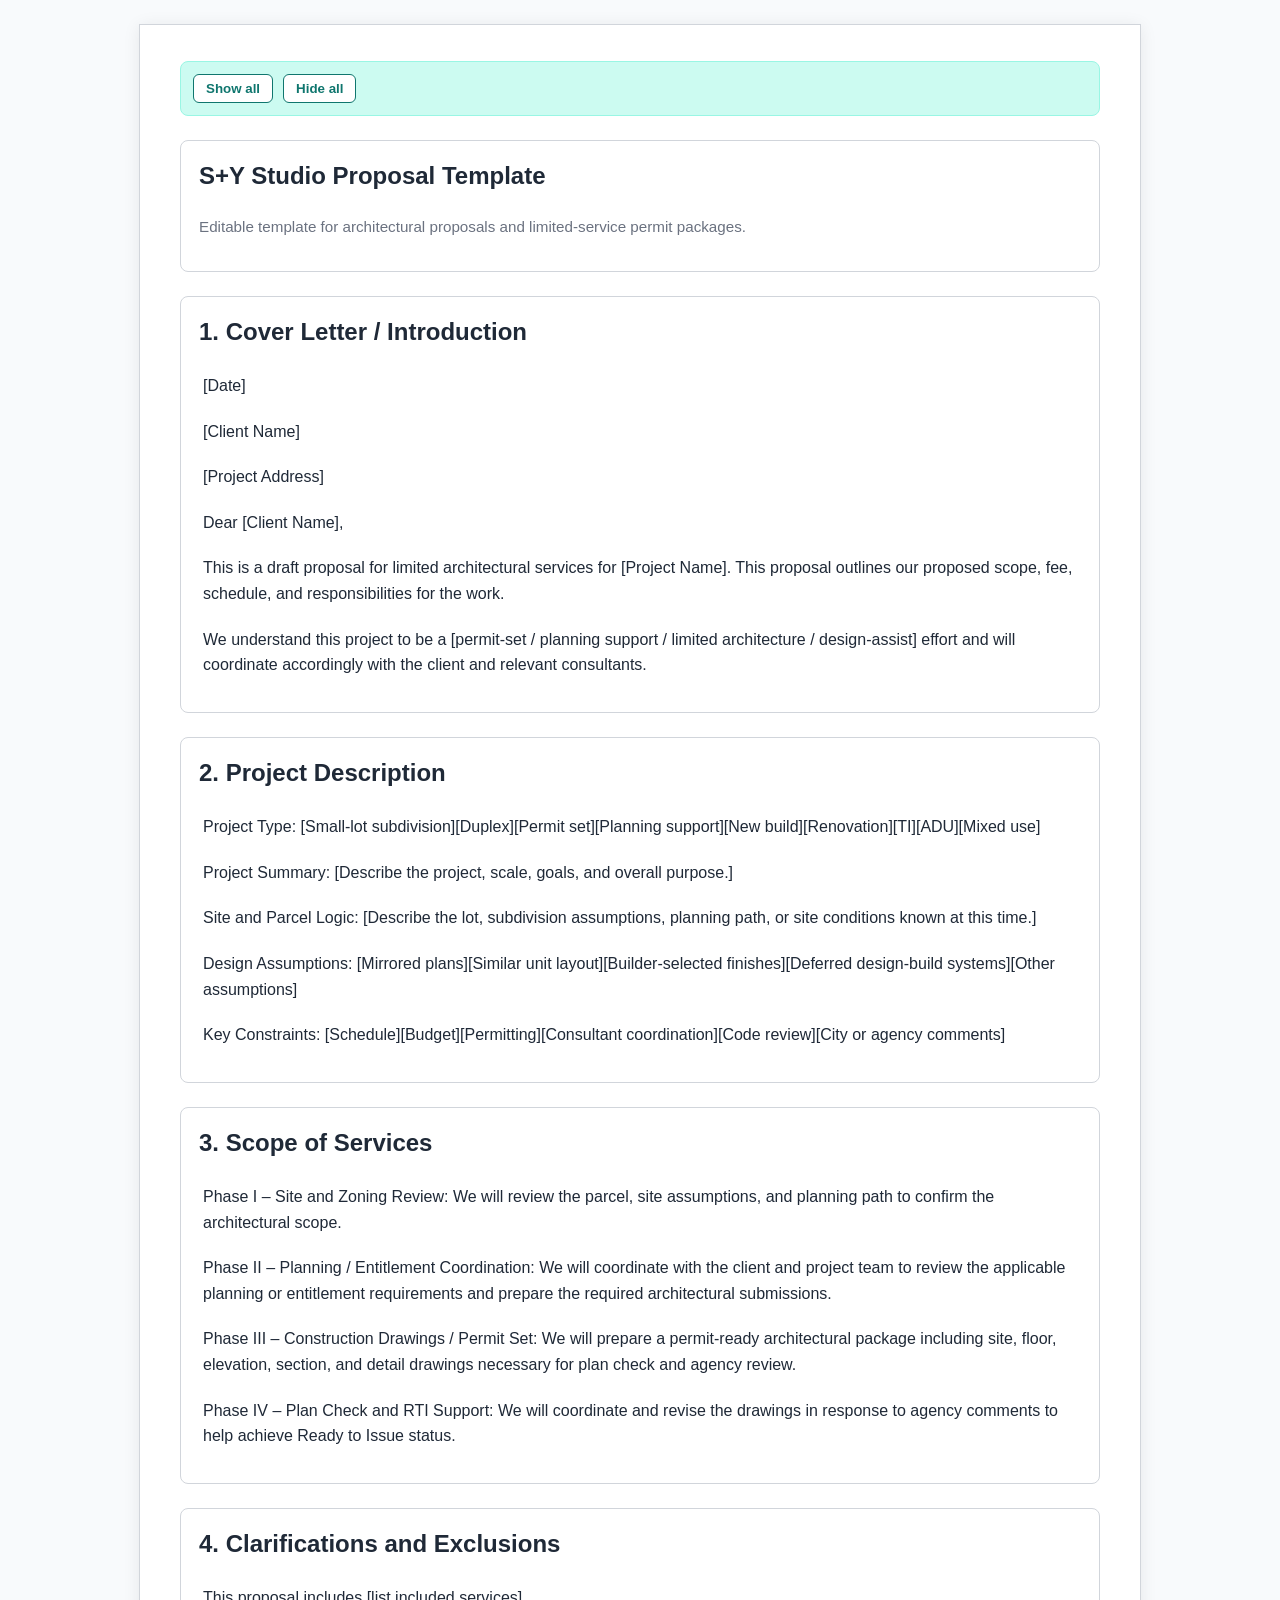
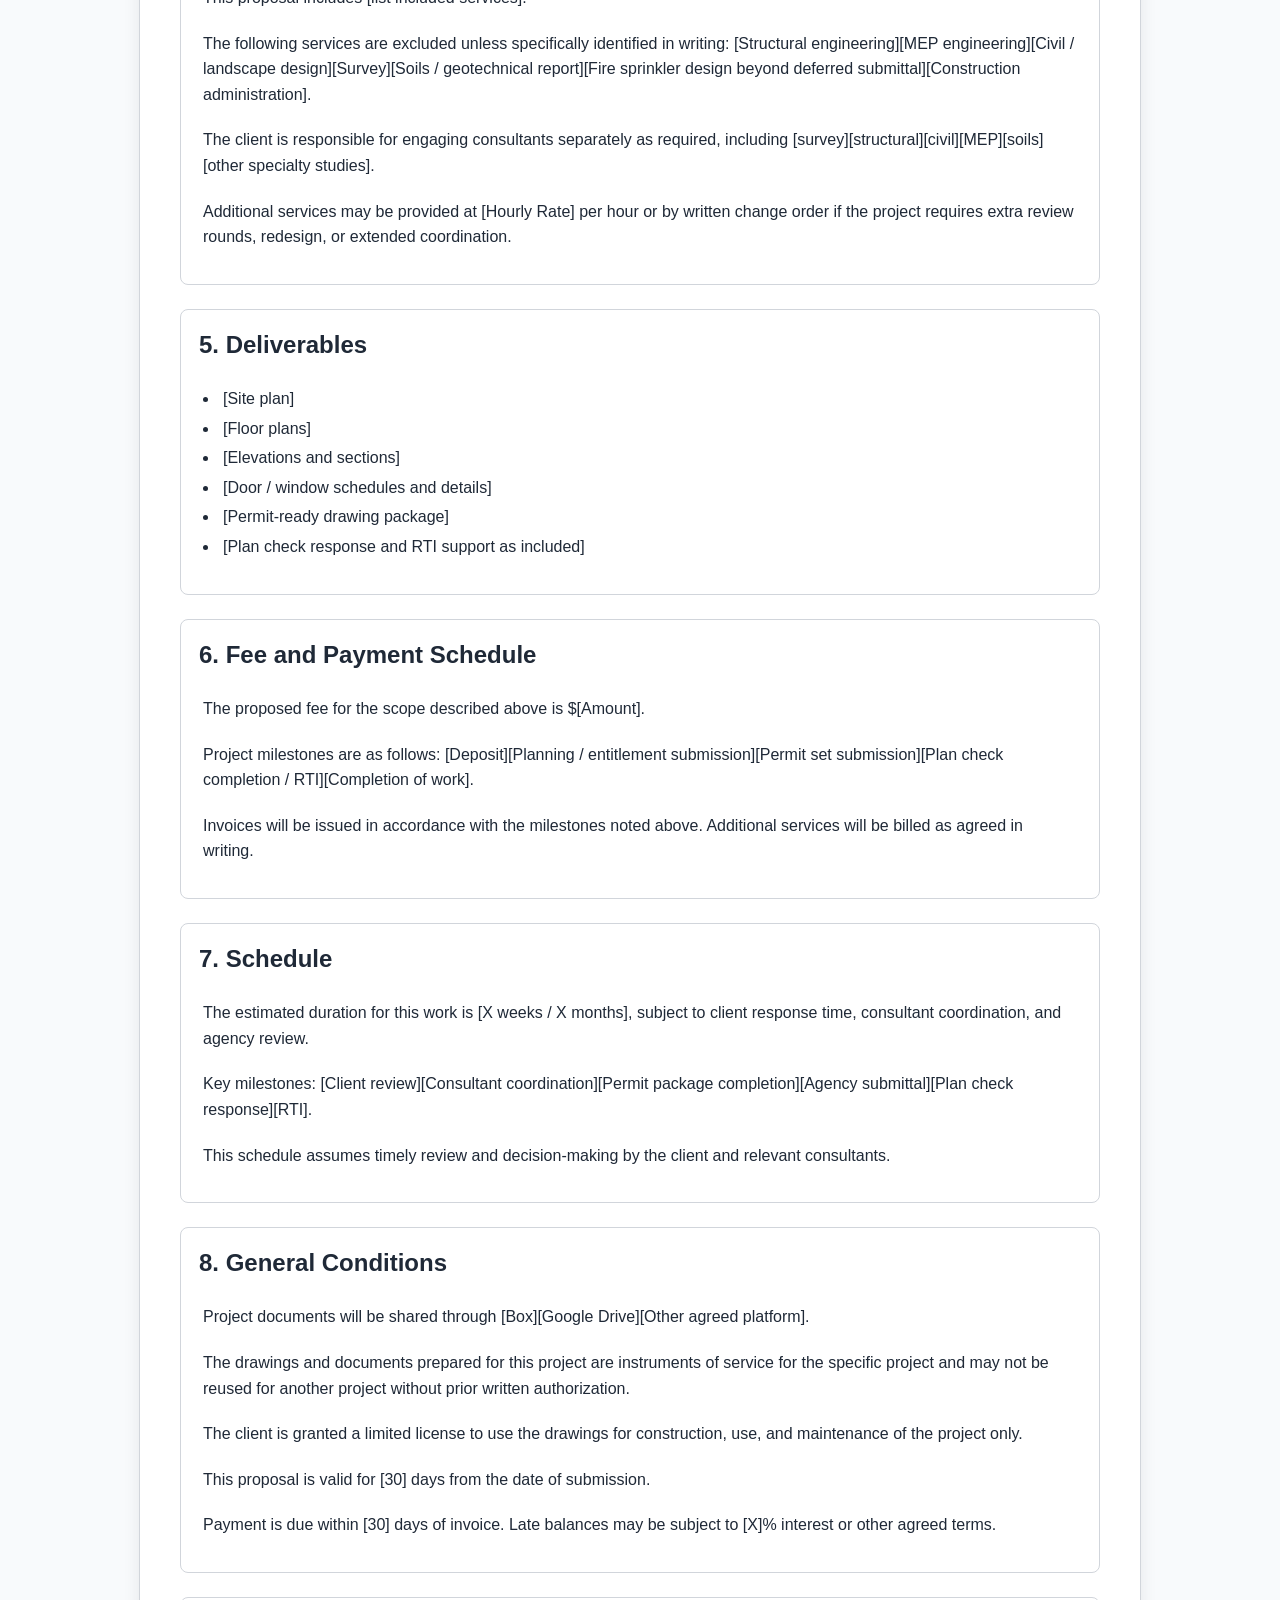
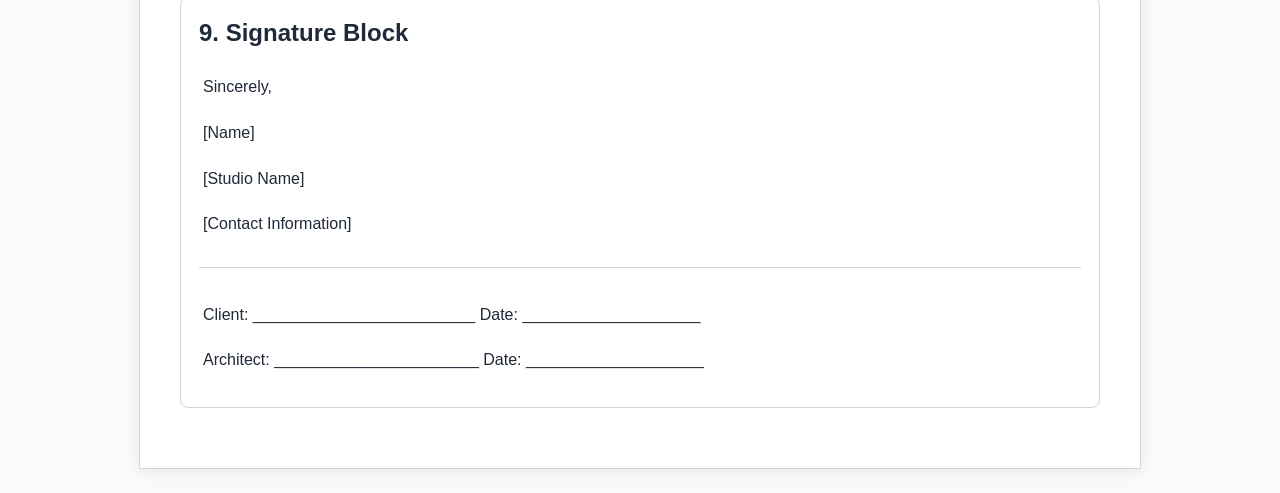
<file: 01_Preparation/Templates/S+Y_Studio_Proposal_Template.html>
﻿<!DOCTYPE html>
<html lang="en">
<head>
  <meta charset="UTF-8" />
  <meta name="viewport" content="width=device-width, initial-scale=1.0" />
  <title>S+Y Studio Proposal Template — Limited Services</title>
  <style>
    :root {
      --ink: #1f2937;
      --muted: #6b7280;
      --line: #d1d5db;
      --bg: #f8fafc;
      --accent: #0f766e;
      --accent-soft: #ccfbf1;
    }

    body {
      font-family: "Segoe UI", Arial, sans-serif;
      background: var(--bg);
      color: var(--ink);
      line-height: 1.6;
      margin: 0;
      padding: 24px;
    }

    .page {
      max-width: 920px;
      margin: 0 auto;
      background: white;
      border: 1px solid var(--line);
      box-shadow: 0 2px 16px rgba(0,0,0,0.08);
      padding: 36px 40px;
    }

    h1, h2, h3 {
      color: var(--ink);
      margin-top: 0;
    }

    .toolbar {
      display: flex;
      flex-wrap: wrap;
      gap: 10px;
      margin-bottom: 24px;
      padding: 12px;
      border: 1px solid #99f6e4;
      border-radius: 8px;
      background: var(--accent-soft);
    }

    .toolbar button {
      background: white;
      color: var(--accent);
      border: 1px solid var(--accent);
      border-radius: 6px;
      padding: 6px 12px;
      font-weight: 600;
      cursor: pointer;
    }

    .section {
      margin-bottom: 24px;
      padding: 16px 18px;
      border: 1px solid var(--line);
      border-radius: 8px;
      background: #fff;
    }

    .editable {
      outline: none;
      min-height: 1.4em;
      border-radius: 4px;
      padding: 2px 4px;
    }

    .editable:focus {
      background: #fefce8;
      box-shadow: inset 0 0 0 1px #f59e0b;
    }

    .muted {
      color: var(--muted);
      font-size: 0.95em;
    }

    ul, ol {
      padding-left: 20px;
    }

    .signature {
      margin-top: 28px;
      border-top: 1px solid var(--line);
      padding-top: 16px;
    }
  </style>
</head>
<body>
  <div class="page">
    <div class="toolbar">
      <button type="button" onclick="showAllSections()">Show all</button>
      <button type="button" onclick="hideAllSections()">Hide all</button>
    </div>

    <section class="section">
      <h1 contenteditable="true">S+Y Studio Proposal Template</h1>
      <p class="muted" contenteditable="true">Editable template for architectural proposals and limited-service permit packages.</p>
    </section>

    <section class="section">
      <h2>1. Cover Letter / Introduction</h2>
      <p class="editable" contenteditable="true">[Date]</p>
      <p class="editable" contenteditable="true">[Client Name]</p>
      <p class="editable" contenteditable="true">[Project Address]</p>
      <p class="editable" contenteditable="true">Dear [Client Name],</p>
      <p class="editable" contenteditable="true">This is a draft proposal for limited architectural services for [Project Name]. This proposal outlines our proposed scope, fee, schedule, and responsibilities for the work.</p>
      <p class="editable" contenteditable="true">We understand this project to be a [permit-set / planning support / limited architecture / design-assist] effort and will coordinate accordingly with the client and relevant consultants.</p>
    </section>

    <section class="section">
      <h2>2. Project Description</h2>
      <p class="editable" contenteditable="true">Project Type: [Small-lot subdivision][Duplex][Permit set][Planning support][New build][Renovation][TI][ADU][Mixed use]</p>
      <p class="editable" contenteditable="true">Project Summary: [Describe the project, scale, goals, and overall purpose.]</p>
      <p class="editable" contenteditable="true">Site and Parcel Logic: [Describe the lot, subdivision assumptions, planning path, or site conditions known at this time.]</p>
      <p class="editable" contenteditable="true">Design Assumptions: [Mirrored plans][Similar unit layout][Builder-selected finishes][Deferred design-build systems][Other assumptions]</p>
      <p class="editable" contenteditable="true">Key Constraints: [Schedule][Budget][Permitting][Consultant coordination][Code review][City or agency comments]</p>
    </section>

    <section class="section">
      <h2>3. Scope of Services</h2>
      <p class="editable" contenteditable="true">Phase I – Site and Zoning Review: We will review the parcel, site assumptions, and planning path to confirm the architectural scope.</p>
      <p class="editable" contenteditable="true">Phase II – Planning / Entitlement Coordination: We will coordinate with the client and project team to review the applicable planning or entitlement requirements and prepare the required architectural submissions.</p>
      <p class="editable" contenteditable="true">Phase III – Construction Drawings / Permit Set: We will prepare a permit-ready architectural package including site, floor, elevation, section, and detail drawings necessary for plan check and agency review.</p>
      <p class="editable" contenteditable="true">Phase IV – Plan Check and RTI Support: We will coordinate and revise the drawings in response to agency comments to help achieve Ready to Issue status.</p>
    </section>

    <section class="section">
      <h2>4. Clarifications and Exclusions</h2>
      <p class="editable" contenteditable="true">This proposal includes [list included services].</p>
      <p class="editable" contenteditable="true">The following services are excluded unless specifically identified in writing: [Structural engineering][MEP engineering][Civil / landscape design][Survey][Soils / geotechnical report][Fire sprinkler design beyond deferred submittal][Construction administration].</p>
      <p class="editable" contenteditable="true">The client is responsible for engaging consultants separately as required, including [survey][structural][civil][MEP][soils][other specialty studies].</p>
      <p class="editable" contenteditable="true">Additional services may be provided at [Hourly Rate] per hour or by written change order if the project requires extra review rounds, redesign, or extended coordination.</p>
    </section>

    <section class="section">
      <h2>5. Deliverables</h2>
      <ul>
        <li class="editable" contenteditable="true">[Site plan]</li>
        <li class="editable" contenteditable="true">[Floor plans]</li>
        <li class="editable" contenteditable="true">[Elevations and sections]</li>
        <li class="editable" contenteditable="true">[Door / window schedules and details]</li>
        <li class="editable" contenteditable="true">[Permit-ready drawing package]</li>
        <li class="editable" contenteditable="true">[Plan check response and RTI support as included]</li>
      </ul>
    </section>

    <section class="section">
      <h2>6. Fee and Payment Schedule</h2>
      <p class="editable" contenteditable="true">The proposed fee for the scope described above is $[Amount].</p>
      <p class="editable" contenteditable="true">Project milestones are as follows: [Deposit][Planning / entitlement submission][Permit set submission][Plan check completion / RTI][Completion of work].</p>
      <p class="editable" contenteditable="true">Invoices will be issued in accordance with the milestones noted above. Additional services will be billed as agreed in writing.</p>
    </section>

    <section class="section">
      <h2>7. Schedule</h2>
      <p class="editable" contenteditable="true">The estimated duration for this work is [X weeks / X months], subject to client response time, consultant coordination, and agency review.</p>
      <p class="editable" contenteditable="true">Key milestones: [Client review][Consultant coordination][Permit package completion][Agency submittal][Plan check response][RTI].</p>
      <p class="editable" contenteditable="true">This schedule assumes timely review and decision-making by the client and relevant consultants.</p>
    </section>

    <section class="section">
      <h2>8. General Conditions</h2>
      <p class="editable" contenteditable="true">Project documents will be shared through [Box][Google Drive][Other agreed platform].</p>
      <p class="editable" contenteditable="true">The drawings and documents prepared for this project are instruments of service for the specific project and may not be reused for another project without prior written authorization.</p>
      <p class="editable" contenteditable="true">The client is granted a limited license to use the drawings for construction, use, and maintenance of the project only.</p>
      <p class="editable" contenteditable="true">This proposal is valid for [30] days from the date of submission.</p>
      <p class="editable" contenteditable="true">Payment is due within [30] days of invoice. Late balances may be subject to [X]% interest or other agreed terms.</p>
    </section>

    <section class="section">
      <h2>9. Signature Block</h2>
      <p class="editable" contenteditable="true">Sincerely,</p>
      <p class="editable" contenteditable="true">[Name]</p>
      <p class="editable" contenteditable="true">[Studio Name]</p>
      <p class="editable" contenteditable="true">[Contact Information]</p>
      <div class="signature">
        <p class="editable" contenteditable="true">Client: _________________________  Date: ____________________</p>
        <p class="editable" contenteditable="true">Architect: _______________________ Date: ____________________</p>
      </div>
    </section>
  </div>

  <script>
    function showAllSections() {
      document.querySelectorAll('.section').forEach(section => section.style.display = 'block');
    }

    function hideAllSections() {
      document.querySelectorAll('.section').forEach(section => section.style.display = 'none');
      document.querySelector('.section').style.display = 'block';
    }
  </script>
</body>
</html>
</file>
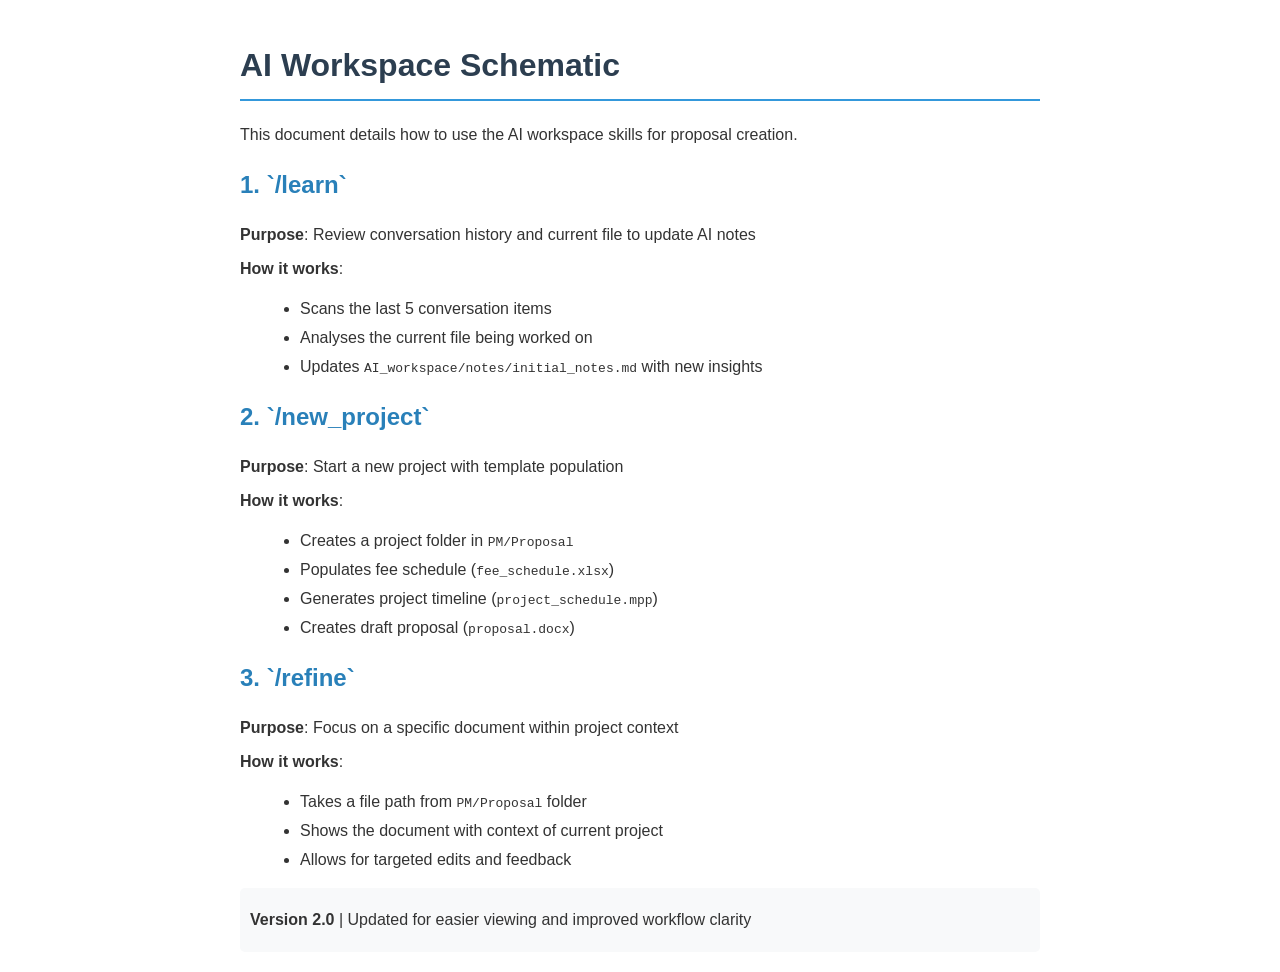
<file: 04_AI_workspace/skills/skills.html>
<!DOCTYPE html>
<html>
<head>
    <title>AI Workspace Schematic</title>
    <style>
        body { font-family: 'Segoe UI', Tahoma, Geneva, Verdana, sans-serif; line-height: 1.5; color: #333; max-width: 800px; margin: 0 auto; padding: 20px; }
        h1 { color: #2c3e50; border-bottom: 2px solid #3498db; padding-bottom: 10px; }
        h2 { color: #2980b9; margin-top: 20px; }
        p { margin: 10px 0; }
        ul { margin-left: 20px; }
        li { margin-bottom: 5px; }
        .version { font-weight: bold; color: #e74c3c; margin-top: 15px; }
        .highlight { background-color: #f8f9fa; padding: 10px; border-radius: 5px; }
    </style>
</head>
<body>
    <h1>AI Workspace Schematic</h1>
    <p>This document details how to use the AI workspace skills for proposal creation.</p>
    
    <h2>1. `/learn`</h2>
    <p><strong>Purpose</strong>: Review conversation history and current file to update AI notes</p>
    <p><strong>How it works</strong>:
        <ul>
            <li>Scans the last 5 conversation items</li>
            <li>Analyses the current file being worked on</li>
            <li>Updates <code>AI_workspace/notes/initial_notes.md</code> with new insights</li>
        </ul>
    </p>
    
    <h2>2. `/new_project`</h2>
    <p><strong>Purpose</strong>: Start a new project with template population</p>
    <p><strong>How it works</strong>:
        <ul>
            <li>Creates a project folder in <code>PM/Proposal</code></li>
            <li>Populates fee schedule (<code>fee_schedule.xlsx</code>)</li>
            <li>Generates project timeline (<code>project_schedule.mpp</code>)</li>
            <li>Creates draft proposal (<code>proposal.docx</code>)</li>
        </ul>
    </p>
    
    <h2>3. `/refine`</h2>
    <p><strong>Purpose</strong>: Focus on a specific document within project context</p>
    <p><strong>How it works</strong>:
        <ul>
            <li>Takes a file path from <code>PM/Proposal</code> folder</li>
            <li>Shows the document with context of current project</li>
            <li>Allows for targeted edits and feedback</li>
        </ul>
    </p>
    
    <div class="highlight">
        <p><strong>Version 2.0</strong> | Updated for easier viewing and improved workflow clarity</p>
    </div>
</body>
</html>
</file>
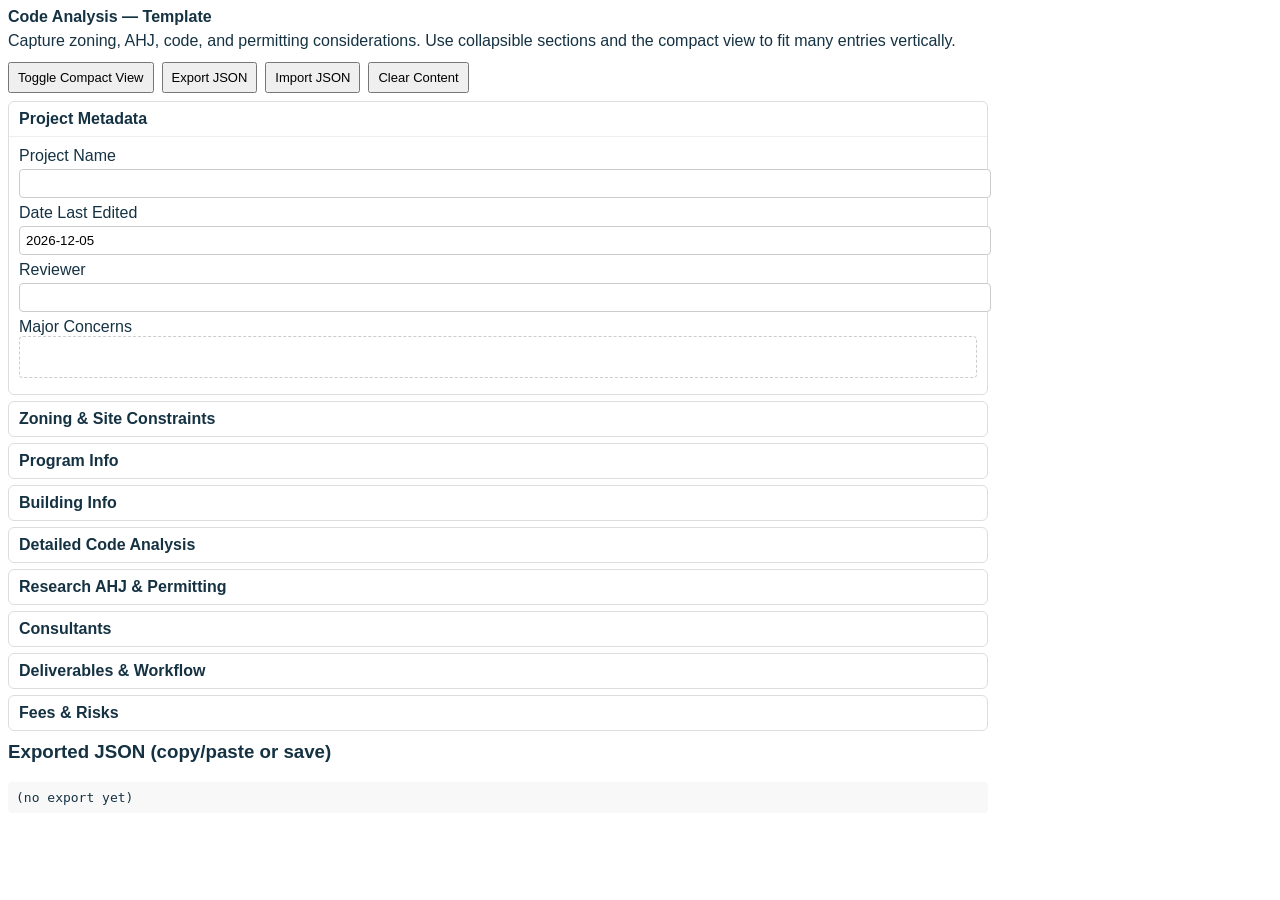
<file: 01_Preparation/Templates/Code Analysis/code_analysis_template.html>
<!doctype html>
<html lang="en">
<head>
  <meta charset="utf-8">
  <meta name="viewport" content="width=device-width,initial-scale=1">
  <title>Code Analysis — Template</title>
  <style>
    :root{--gap:6px;--pad:6px;--radius:6px}
    body {font-family: Arial, Helvetica, sans-serif; margin: 8px; max-width: 980px; color:#153243}
    h1{font-size:16px;margin:6px 0}
    summary {cursor:pointer; list-style:none}
    details{border:1px solid #ddd;border-radius:var(--radius); margin:var(--gap) 0; padding:0; background:#fff}
    .section-header{display:flex;align-items:center;justify-content:space-between;padding:8px 10px}
    .section-body{padding:10px;border-top:1px solid #eee}
    .editable{min-height:28px;padding:6px;background:#fff;border:1px dashed #ccc;border-radius:4px;white-space:pre-wrap}
    label{display:block;margin-bottom:6px}
    input[type=text]{width:100%;padding:6px;margin-top:4px;border:1px solid #ccc;border-radius:4px}
    .controls{margin:8px 0;display:flex;gap:8px;flex-wrap:wrap}
    button{padding:6px 8px;font-size:13px}
    pre#jsonOut{background:#f8f8f8;padding:8px;border-radius:4px;overflow:auto;max-height:360px}

    /* Compact view: minimal margins/padding and smaller fonts */
    body.compact {font-size:13px}
    body.compact {margin:4px}
    body.compact .section-body{padding:6px}
    body.compact .section-header{padding:6px}
    body.compact .editable{padding:4px;min-height:20px}
    body.compact input[type=text]{padding:4px}
  </style>
</head>
<body>
  <h1>Code Analysis — Template</h1>
  <p style="margin:4px 0 12px 0">Capture zoning, AHJ, code, and permitting considerations. Use collapsible sections and the compact view to fit many entries vertically.</p>

  <div class="controls">
    <button id="toggleCompact">Toggle Compact View</button>
    <button id="exportBtn">Export JSON</button>
    <button id="importBtn">Import JSON</button>
    <button id="clearBtn">Clear Content</button>
    <input type="file" id="fileIn" style="display:none" accept="application/json">
  </div>

  <details open>
    <summary class="section-header"><strong>Project Metadata</strong></summary>
    <div class="section-body">
      <label>Project Name <input id="projectName" type="text" value=""></label>
      <label>Date Last Edited <input id="dateEdited" type="text" value=""></label>
      <label>Reviewer <input id="reviewer" type="text" value=""></label>
      <label>Major Concerns <div id="majorConcerns" class="editable" contenteditable="true"></div></label>
    </div>
  </details>

  <details>
    <summary class="section-header"><strong>Zoning & Site Constraints</strong></summary>
    <div class="section-body">
      <label>Address <input id="address" type="text" value=""></label>
      <label>Zoning reference / link <input id="zoning" type="text" value=""></label>
      <label>Height / Density <div id="heightDensity" class="editable" contenteditable="true"></div></label>
      <label>Site Constraints <div id="siteConstraints" class="editable" contenteditable="true"></div></label>
    </div>
  </details>

  <details>
    <summary class="section-header"><strong>Program Info</strong></summary>
    <div class="section-body">
      <div id="programInfo" class="editable" contenteditable="true"></div>
    </div>
  </details>

  <details>
    <summary class="section-header"><strong>Building Info</strong></summary>
    <div class="section-body">
      <div id="buildingInfo" class="editable" contenteditable="true"></div>
    </div>
  </details>

  <details>
    <summary class="section-header"><strong>Detailed Code Analysis</strong></summary>
    <div class="section-body">
      <div id="detailedCode" class="editable" contenteditable="true"></div>
    </div>
  </details>

  <details>
    <summary class="section-header"><strong>Research AHJ & Permitting</strong></summary>
    <div class="section-body">
      <div id="ahj" class="editable" contenteditable="true"></div>
    </div>
  </details>

  <details>
    <summary class="section-header"><strong>Consultants</strong></summary>
    <div class="section-body">
      <div id="consultants" class="editable" contenteditable="true"></div>
    </div>
  </details>

  <details>
    <summary class="section-header"><strong>Deliverables & Workflow</strong></summary>
    <div class="section-body">
      <div id="deliverables" class="editable" contenteditable="true"></div>
    </div>
  </details>

  <details>
    <summary class="section-header"><strong>Fees & Risks</strong></summary>
    <div class="section-body">
      <div id="fees" class="editable" contenteditable="true"></div>
    </div>
  </details>

  <h3 style="margin-top:10px">Exported JSON (copy/paste or save)</h3>
  <pre id="jsonOut">(no export yet)</pre>

  <script>
    // Compact toggle
    document.getElementById('toggleCompact').addEventListener('click', function(){
      document.body.classList.toggle('compact');
    });

    function gather() {
      var meta = {
        projectName: document.getElementById('projectName').value,
        dateEdited: document.getElementById('dateEdited').value,
        reviewer: document.getElementById('reviewer').value,
        majorConcerns: document.getElementById('majorConcerns').innerText
      };

      var sections = {
        zoning: {
          address: document.getElementById('address').value,
          zoningReference: document.getElementById('zoning').value,
          heightDensity: document.getElementById('heightDensity').innerText,
          siteConstraints: document.getElementById('siteConstraints').innerText
        },
        programInfo: document.getElementById('programInfo').innerText,
        buildingInfo: document.getElementById('buildingInfo').innerText,
        detailedCode: document.getElementById('detailedCode').innerText,
        ahj: document.getElementById('ahj').innerText,
        consultants: document.getElementById('consultants').innerText,
        deliverables: document.getElementById('deliverables').innerText,
        fees: document.getElementById('fees').innerText
      };

      return {
        schemaVersion: '1.0',
        source: 'code_analysis_template',
        project: meta,
        sections: sections,
        applicableCodes: [],
        researchNotes: { clientContact: { name:'', organization:'', phone:'', notes:'' }, rfqHighlights:'', nextSteps:[] },
        exportedAt: new Date().toISOString()
      };
    }

    function applyStructured(obj){
      if(!obj) return;
      if(obj.project){
        if(obj.project.projectName !== undefined) document.getElementById('projectName').value = obj.project.projectName || '';
        if(obj.project.dateEdited !== undefined) document.getElementById('dateEdited').value = obj.project.dateEdited || '';
        if(obj.project.reviewer !== undefined) document.getElementById('reviewer').value = obj.project.reviewer || '';
        if(obj.project.majorConcerns !== undefined) document.getElementById('majorConcerns').innerText = obj.project.majorConcerns || '';
      }
      if(obj.sections){
        var s = obj.sections;
        if(s.zoning){
          document.getElementById('address').value = s.zoning.address || '';
          document.getElementById('zoning').value = s.zoning.zoningReference || '';
          document.getElementById('heightDensity').innerText = s.zoning.heightDensity || '';
          document.getElementById('siteConstraints').innerText = s.zoning.siteConstraints || '';
        }
        document.getElementById('programInfo').innerText = s.programInfo || '';
        document.getElementById('buildingInfo').innerText = s.buildingInfo || '';
        document.getElementById('detailedCode').innerText = s.detailedCode || '';
        document.getElementById('ahj').innerText = s.ahj || '';
        document.getElementById('consultants').innerText = s.consultants || '';
        document.getElementById('deliverables').innerText = s.deliverables || '';
        document.getElementById('fees').innerText = s.fees || '';
      }
      document.getElementById('jsonOut').innerText = JSON.stringify(obj, null, 2);
    }

    document.getElementById('exportBtn').addEventListener('click', function(){
      var data = gather();
      var s = JSON.stringify(data, null, 2);
      document.getElementById('jsonOut').innerText = s;
      var blob = new Blob([s], {type: 'application/json'});
      var url = URL.createObjectURL(blob);
      var a = document.createElement('a');
      var fn = (data.project && data.project.projectName ? data.project.projectName : 'code_analysis');
      a.href = url; a.download = fn + '_v' + data.schemaVersion + '.json';
      document.body.appendChild(a); a.click(); a.remove(); URL.revokeObjectURL(url);
    });

    document.getElementById('importBtn').addEventListener('click', function(){ document.getElementById('fileIn').click(); });

    document.getElementById('fileIn').addEventListener('change', function(e){
      var f = e.target.files[0]; if(!f) return; var r = new FileReader();
      r.onload = function(ev){
        try{
          var obj = JSON.parse(ev.target.result);
          if(obj.schemaVersion && obj.sections){ applyStructured(obj); }
          else {
            // legacy mapping (best-effort)
            var mapped = {
              schemaVersion:'legacy-0.1', source:'legacy-import', project:{ projectName: obj.projectName || '', dateEdited: obj.dateEdited || '', reviewer: obj.reviewer || '', majorConcerns: obj.majorConcerns || '' },
              sections: { zoning: { address: obj.address || '', zoningReference: obj.zoning || '', heightDensity: obj.heightDensity || '', siteConstraints: obj.siteConstraints || '' }, programInfo: obj.programInfo || '', buildingInfo: obj.buildingInfo || '', detailedCode: obj.detailedCode || '', ahj: obj.ahj || '', consultants: obj.consultants || '', deliverables: obj.deliverables || '', fees: obj.fees || '' }
            };
            applyStructured(mapped);
          }
        }catch(err){ alert('Invalid JSON file'); }
      };
      r.readAsText(f);
    });

    document.getElementById('clearBtn').addEventListener('click', function(){
      if(!confirm('Clear all editable fields?')) return; document.querySelectorAll('.editable').forEach(function(d){d.innerText='';}); document.querySelectorAll('input[type=text]').forEach(function(i){i.value='';}); document.getElementById('jsonOut').innerText='(no export yet)';
    });

    // default date
    document.getElementById('dateEdited').value = new Date().toISOString().split('T')[0];
  </script>
</body>
</html>
</file>
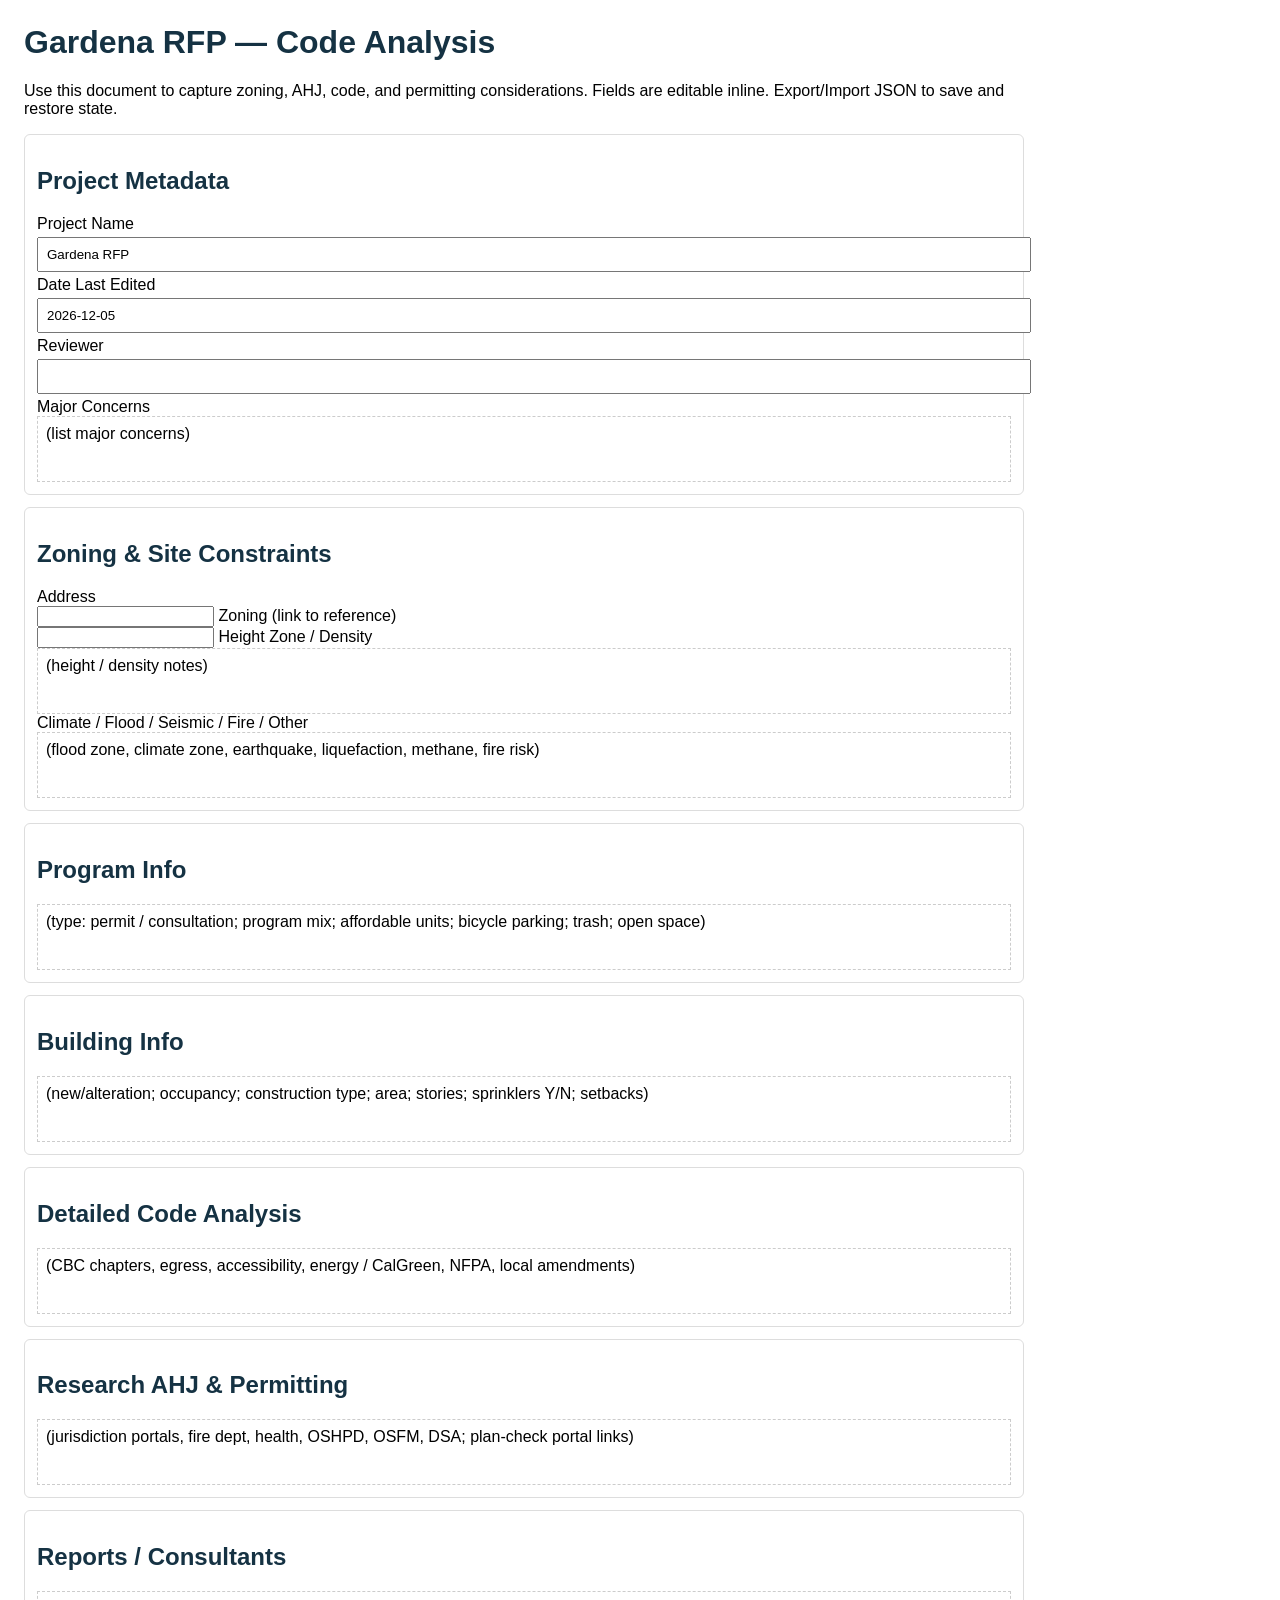
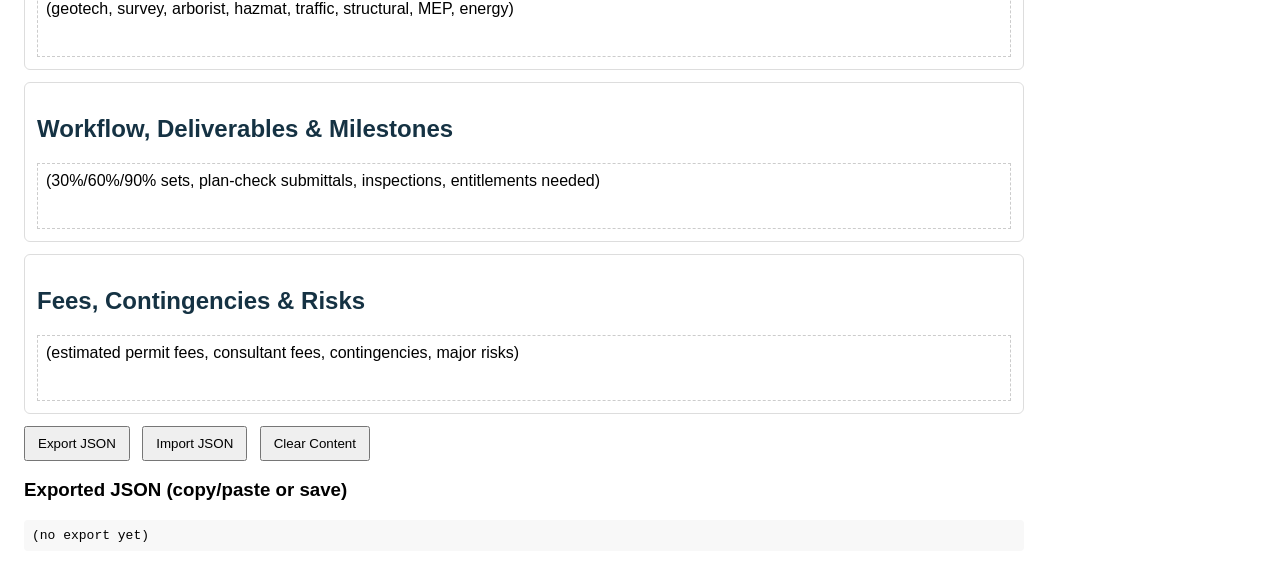
<file: 02_Projects/Gardena/RFP/gardena_code_analysis.html>
<!doctype html>
<html lang="en">
<head>
  <meta charset="utf-8">
  <meta name="viewport" content="width=device-width,initial-scale=1">
  <title>Gardena RFP — Code Analysis</title>
  <style>
    body {font-family: Arial, Helvetica, sans-serif; margin: 24px; max-width: 1000px}
    h1,h2{color:#153243}
    .meta input {width: 100%; padding:8px; margin:4px 0}
    .section {border:1px solid #ddd; padding:12px; margin:12px 0; border-radius:6px}
    .editable {min-height:48px;padding:8px;background:#fff;border:1px dashed #ccc}
    .controls {margin:12px 0}
    button {padding:8px 12px;margin-right:8px}
    pre {background:#f8f8f8;padding:8px;border-radius:4px;overflow:auto}
  </style>
</head>
<body>
  <h1>Gardena RFP — Code Analysis</h1>
  <p>Use this document to capture zoning, AHJ, code, and permitting considerations. Fields are editable inline. Export/Import JSON to save and restore state.</p>

  <div class="meta section">
    <h2>Project Metadata</h2>
    <label>Project Name<br><input id="projectName" value="Gardena RFP"></label>
    <label>Date Last Edited<br><input id="dateEdited" value=""></label>
    <label>Reviewer<br><input id="reviewer" value=""></label>
    <label>Major Concerns<br>
      <div id="majorConcerns" class="editable" contenteditable="true">(list major concerns)</div>
    </label>
  </div>

  <div class="section">
    <h2>Zoning & Site Constraints</h2>
    <label>Address<br><input id="address" value=""></label>
    <label>Zoning (link to reference)<br><input id="zoning" value=""></label>
    <label>Height Zone / Density<br>
      <div id="heightDensity" class="editable" contenteditable="true">(height / density notes)</div>
    </label>
    <label>Climate / Flood / Seismic / Fire / Other<br>
      <div id="siteConstraints" class="editable" contenteditable="true">(flood zone, climate zone, earthquake, liquefaction, methane, fire risk)</div>
    </label>
  </div>

  <div class="section">
    <h2>Program Info</h2>
    <div id="programInfo" class="editable" contenteditable="true">(type: permit / consultation; program mix; affordable units; bicycle parking; trash; open space)</div>
  </div>

  <div class="section">
    <h2>Building Info</h2>
    <div id="buildingInfo" class="editable" contenteditable="true">(new/alteration; occupancy; construction type; area; stories; sprinklers Y/N; setbacks)</div>
  </div>

  <div class="section">
    <h2>Detailed Code Analysis</h2>
    <div id="detailedCode" class="editable" contenteditable="true">(CBC chapters, egress, accessibility, energy / CalGreen, NFPA, local amendments)</div>
  </div>

  <div class="section">
    <h2>Research AHJ & Permitting</h2>
    <div id="ahj" class="editable" contenteditable="true">(jurisdiction portals, fire dept, health, OSHPD, OSFM, DSA; plan-check portal links)</div>
  </div>

  <div class="section">
    <h2>Reports / Consultants</h2>
    <div id="consultants" class="editable" contenteditable="true">(geotech, survey, arborist, hazmat, traffic, structural, MEP, energy)</div>
  </div>

  <div class="section">
    <h2>Workflow, Deliverables & Milestones</h2>
    <div id="deliverables" class="editable" contenteditable="true">(30%/60%/90% sets, plan-check submittals, inspections, entitlements needed)</div>
  </div>

  <div class="section">
    <h2>Fees, Contingencies & Risks</h2>
    <div id="fees" class="editable" contenteditable="true">(estimated permit fees, consultant fees, contingencies, major risks)</div>
  </div>

  <div class="controls">
    <button id="exportBtn">Export JSON</button>
    <button id="importBtn">Import JSON</button>
    <button id="clearBtn">Clear Content</button>
    <input type="file" id="fileIn" style="display:none" accept="application/json">
  </div>

  <h3>Exported JSON (copy/paste or save)</h3>
  <pre id="jsonOut">(no export yet)</pre>

  <script>
    // Structured gather: produces a stable schema that can be imported/exported across projects
    function gather() {
      var meta = {
        projectName: document.getElementById('projectName').value,
        dateEdited: document.getElementById('dateEdited').value,
        reviewer: document.getElementById('reviewer').value,
        majorConcerns: document.getElementById('majorConcerns').innerText
      };

      var sections = {
        zoning: {
          address: document.getElementById('address').value,
          zoningReference: document.getElementById('zoning').value,
          heightDensity: document.getElementById('heightDensity').innerText,
          siteConstraints: document.getElementById('siteConstraints').innerText
        },
        programInfo: document.getElementById('programInfo').innerText,
        buildingInfo: document.getElementById('buildingInfo').innerText,
        detailedCode: document.getElementById('detailedCode').innerText,
        ahj: document.getElementById('ahj').innerText,
        consultants: document.getElementById('consultants').innerText,
        deliverables: document.getElementById('deliverables').innerText,
        fees: document.getElementById('fees').innerText
      };

      return {
        schemaVersion: '1.0',
        source: 'gardena_code_analysis.html',
        project: meta,
        sections: sections,
        applicableCodes: [
          'California Residential Code (CRC) - refer to current edition',
          'California Building Code (CBC) - refer to current edition',
          'CALGreen - energy and sustainability requirements',
          'Local amendments (check Gardena municipal code)'
        ],
        exportedAt: new Date().toISOString()
      };
    }

    function applyStructured(obj){
      if(!obj) return;
      if(obj.project){
        if(obj.project.projectName) document.getElementById('projectName').value = obj.project.projectName;
        if(obj.project.dateEdited) document.getElementById('dateEdited').value = obj.project.dateEdited;
        if(obj.project.reviewer) document.getElementById('reviewer').value = obj.project.reviewer;
        if(obj.project.majorConcerns) document.getElementById('majorConcerns').innerText = obj.project.majorConcerns;
      }
      if(obj.sections){
        var s = obj.sections;
        if(s.zoning){
          if(s.zoning.address) document.getElementById('address').value = s.zoning.address;
          if(s.zoning.zoningReference) document.getElementById('zoning').value = s.zoning.zoningReference;
          if(s.zoning.heightDensity) document.getElementById('heightDensity').innerText = s.zoning.heightDensity;
          if(s.zoning.siteConstraints) document.getElementById('siteConstraints').innerText = s.zoning.siteConstraints;
        }
        if(s.programInfo) document.getElementById('programInfo').innerText = s.programInfo;
        if(s.buildingInfo) document.getElementById('buildingInfo').innerText = s.buildingInfo;
        if(s.detailedCode) document.getElementById('detailedCode').innerText = s.detailedCode;
        if(s.ahj) document.getElementById('ahj').innerText = s.ahj;
        if(s.consultants) document.getElementById('consultants').innerText = s.consultants;
        if(s.deliverables) document.getElementById('deliverables').innerText = s.deliverables;
        if(s.fees) document.getElementById('fees').innerText = s.fees;
      }
      // show full object
      document.getElementById('jsonOut').innerText = JSON.stringify(obj, null, 2);
    }

    document.getElementById('exportBtn').addEventListener('click', function(){
      var data = gather();
      var s = JSON.stringify(data, null, 2);
      document.getElementById('jsonOut').innerText = s;
      // trigger download
      var blob = new Blob([s], {type: 'application/json'});
      var url = URL.createObjectURL(blob);
      var a = document.createElement('a');
      var fn = (data.project && data.project.projectName ? data.project.projectName : 'code_analysis');
      a.href = url; a.download = fn + '_v' + data.schemaVersion + '.json';
      document.body.appendChild(a); a.click(); a.remove(); URL.revokeObjectURL(url);
    });

    document.getElementById('importBtn').addEventListener('click', function(){
      document.getElementById('fileIn').click();
    });

    document.getElementById('fileIn').addEventListener('change', function(e){
      var f = e.target.files[0];
      if(!f) return;
      var r = new FileReader();
      r.onload = function(ev){
        try {
          var obj = JSON.parse(ev.target.result);
          // if structured schema, apply; if legacy flat, convert and apply
          if(obj.schemaVersion && obj.sections){
            applyStructured(obj);
          } else {
            // legacy fallback mapping
            var mapped = {
              schemaVersion: 'legacy-0.1',
              source: 'legacy-import',
              project: {
                projectName: obj.projectName || obj.projectName || document.getElementById('projectName').value,
                dateEdited: obj.dateEdited || '',
                reviewer: obj.reviewer || '',
                majorConcerns: obj.majorConcerns || ''
              },
              sections: {
                zoning: {
                  address: obj.address || '',
                  zoningReference: obj.zoning || '',
                  heightDensity: obj.heightDensity || '',
                  siteConstraints: obj.siteConstraints || ''
                },
                programInfo: obj.programInfo || '',
                buildingInfo: obj.buildingInfo || '',
                detailedCode: obj.detailedCode || '',
                ahj: obj.ahj || '',
                consultants: obj.consultants || '',
                deliverables: obj.deliverables || '',
                fees: obj.fees || ''
              }
            };
            applyStructured(mapped);
          }
        } catch(err) {
          alert('Invalid JSON file');
        }
      };
      r.readAsText(f);
    });

    document.getElementById('clearBtn').addEventListener('click', function(){
      if(!confirm('Clear all editable fields?')) return;
      var divs = document.querySelectorAll('.editable');
      divs.forEach(function(d){d.innerText='';});
      document.getElementById('jsonOut').innerText='(no export yet)';
    });

    // set dateEdited default
    document.getElementById('dateEdited').value = new Date().toISOString().split('T')[0];
  </script>
</body>
</html>
</file>
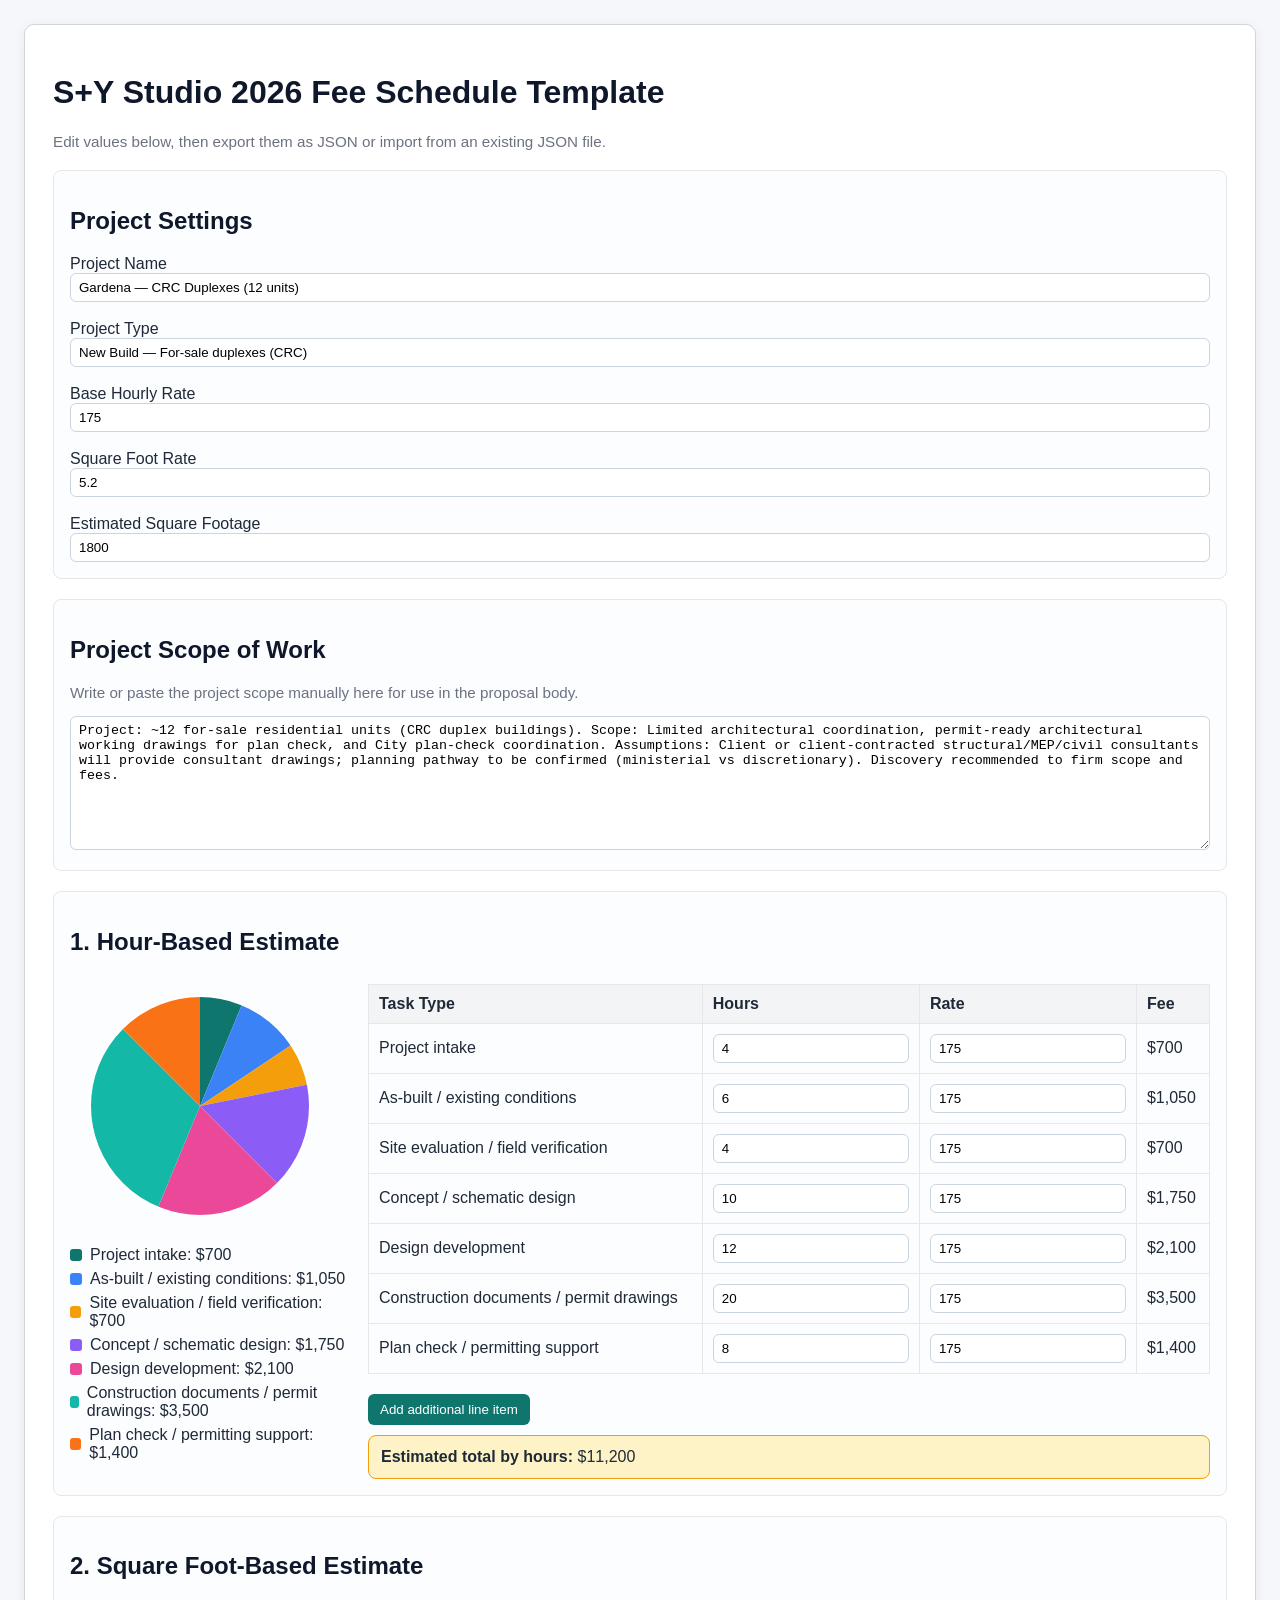
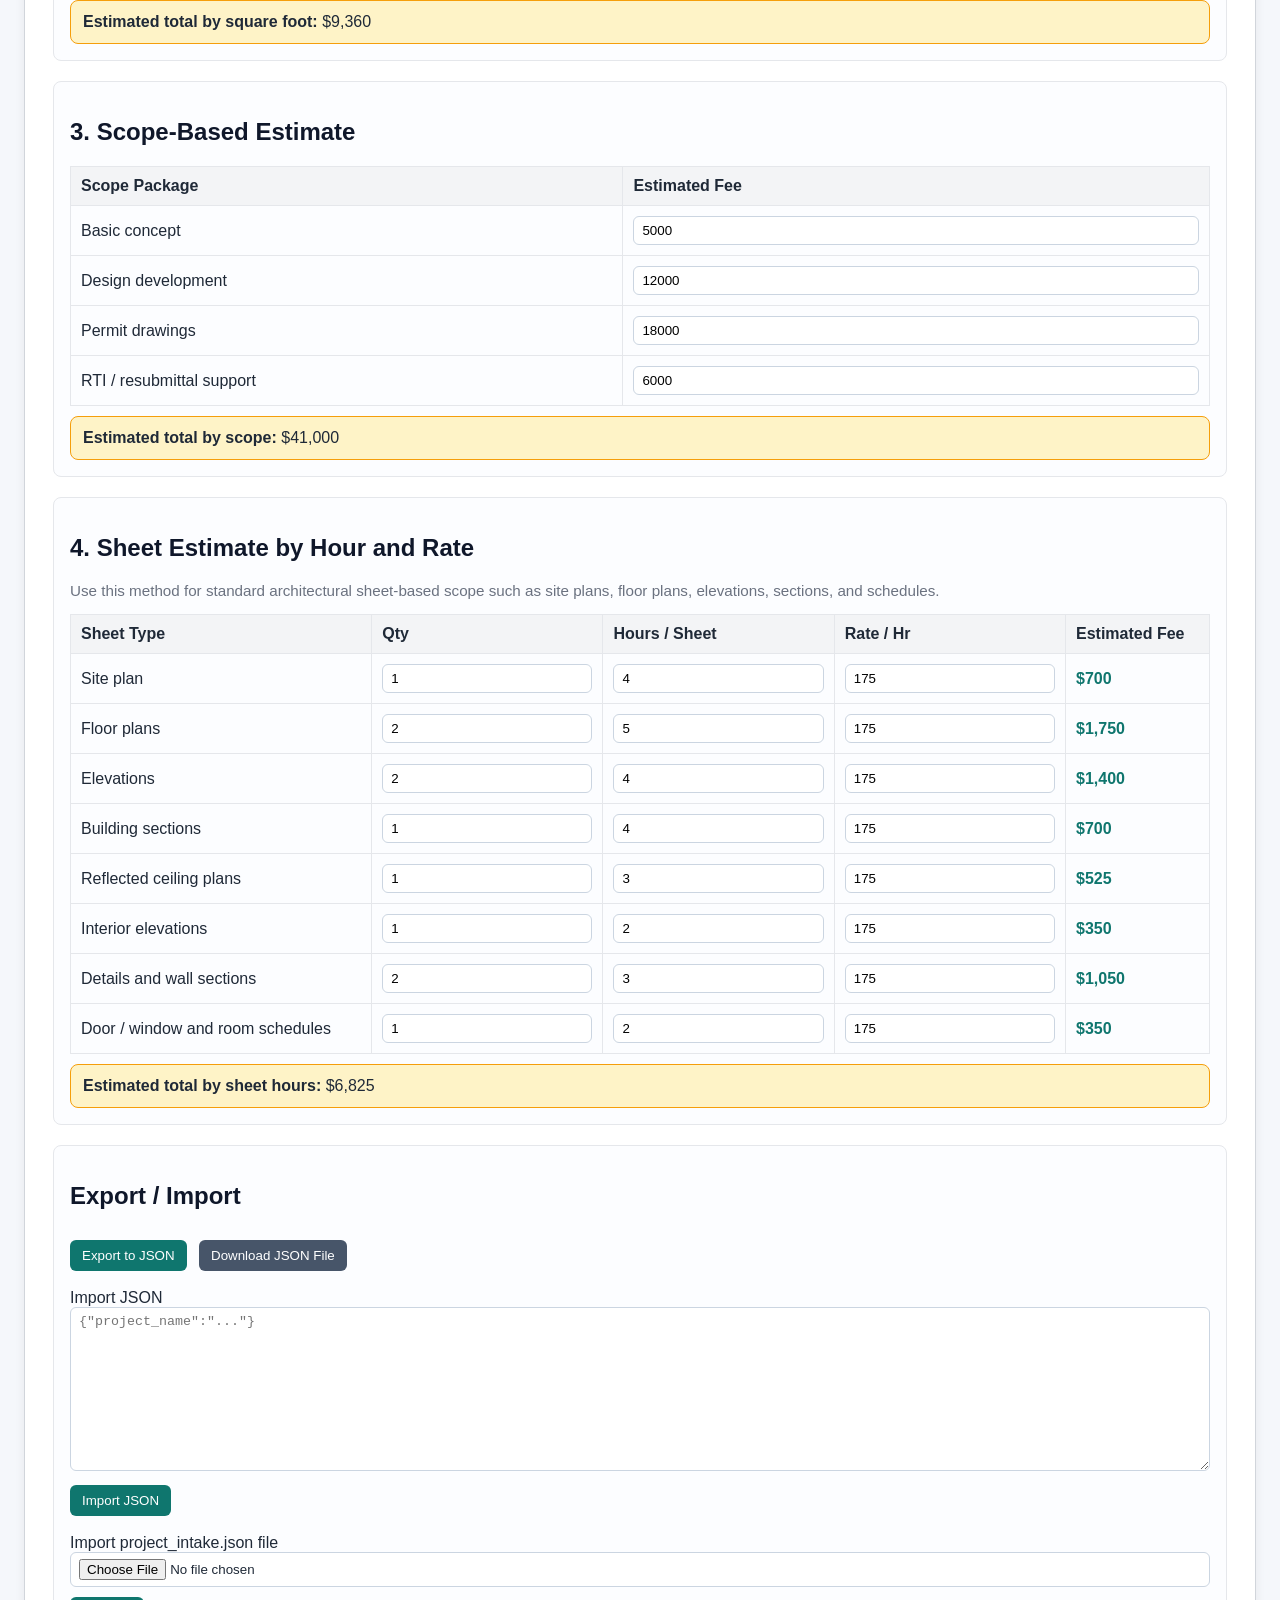
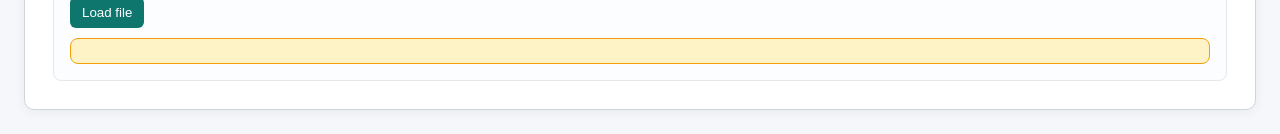
<file: 02_Projects/Gardena/RFP/gardena_fee_schedule.htm>
<!DOCTYPE html>
<html lang="en">
<head>
  <meta charset="UTF-8" />
  <meta name="viewport" content="width=device-width, initial-scale=1.0" />
  <title>S+Y Studio 2026 Fee Schedule Template</title>
  <style>
    body { font-family: "Segoe UI", Arial, sans-serif; background: #f5f7fb; color: #1f2937; margin: 0; padding: 24px; }
    .page { max-width: 1200px; margin: 0 auto; background: white; border: 1px solid #d1d5db; border-radius: 10px; padding: 28px; box-shadow: 0 2px 12px rgba(0,0,0,0.06); }
    h1, h2, h3 { color: #0f172a; }
    .section { margin-top: 20px; border: 1px solid #e5e7eb; border-radius: 8px; padding: 16px; background: #fcfdff; }
    table { width: 100%; border-collapse: collapse; margin-top: 8px; }
    th, td { border: 1px solid #e5e7eb; padding: 10px; text-align: left; }
    th { background: #f3f4f6; }
    .muted { color: #6b7280; font-size: 0.95em; }
    .pill { display: inline-block; background: #ecfeff; color: #0f766e; border: 1px solid #99f6e4; padding: 4px 8px; border-radius: 999px; font-size: 0.9em; margin-right: 6px; margin-top: 6px; }
    .calc { background: #fef3c7; border: 1px solid #f59e0b; padding: 12px; border-radius: 8px; margin-top: 10px; }
    input, textarea { width: 100%; box-sizing: border-box; padding: 6px 8px; border: 1px solid #cbd5e1; border-radius: 6px; background: white; }
    button { background: #0f766e; color: white; border: none; padding: 8px 12px; border-radius: 6px; cursor: pointer; margin-top: 10px; }
    button.secondary { background: #475569; margin-left: 8px; }
    button.remove-btn { background: #b91c1c; margin-top: 0; }
    .inline-actions { margin-top: 10px; }
    .custom-item-row { display: grid; grid-template-columns: 2fr 1fr 1fr 1fr auto; gap: 8px; margin-top: 8px; align-items: center; }
    .hour-layout { display: grid; grid-template-columns: 280px 1fr; gap: 18px; align-items: start; }
    .legend-item { display: flex; align-items: center; gap: 8px; margin-top: 6px; }
    .legend-swatch { width: 12px; height: 12px; border-radius: 3px; display: inline-block; }
    #feeChart { max-width: 260px; width: 100%; height: auto; }
    .sheet-fee { font-weight: 600; color: #0f766e; }
  </style>
</head>
<body>
  <div class="page">
    <h1>S+Y Studio 2026 Fee Schedule Template</h1>
    <p class="muted">Edit values below, then export them as JSON or import from an existing JSON file.</p>

    <div class="section">
      <h2>Project Settings</h2>
      <label>Project Name</label><br>
      <input id="projectName" value="Gardena — CRC Duplexes (12 units)" /><br><br>
      <label>Project Type</label><br>
      <input id="projectType" value="New Build — For-sale duplexes (CRC)" /><br><br>
      <label>Base Hourly Rate</label><br>
      <input id="hourlyRate" type="number" value="175" /><br><br>
      <label>Square Foot Rate</label><br>
      <input id="sfRate" type="number" value="5.2" /><br><br>
      <label>Estimated Square Footage</label><br>
      <input id="sf" type="number" value="1800" />
    </div>

    <div class="section">
      <h2>Project Scope of Work</h2>
      <p class="muted">Write or paste the project scope manually here for use in the proposal body.</p>
      <textarea id="manualScope" rows="8">Project: ~12 for-sale residential units (CRC duplex buildings). Scope: Limited architectural coordination, permit-ready architectural working drawings for plan check, and City plan-check coordination. Assumptions: Client or client-contracted structural/MEP/civil consultants will provide consultant drawings; planning pathway to be confirmed (ministerial vs discretionary). Discovery recommended to firm scope and fees.</textarea>
    </div>

    <div class="section">
      <h2>1. Hour-Based Estimate</h2>
      <div class="hour-layout">
        <div>
          <canvas id="feeChart" width="260" height="260"></canvas>
          <div id="chartLegend"></div>
        </div>
        <div>
          <table>
            <tr><th>Task Type</th><th>Hours</th><th>Rate</th><th>Fee</th></tr>
            <tr><td>Project intake</td><td><input class="taskHours" data-key="project_intake" value="4" /></td><td><input class="taskRate" data-key="project_intake_rate" value="175" /></td><td><span class="taskFee" data-key="project_intake"></span></td></tr>
            <tr><td>As-built / existing conditions</td><td><input class="taskHours" data-key="as_built" value="6" /></td><td><input class="taskRate" data-key="as_built_rate" value="175" /></td><td><span class="taskFee" data-key="as_built"></span></td></tr>
            <tr><td>Site evaluation / field verification</td><td><input class="taskHours" data-key="site_eval" value="4" /></td><td><input class="taskRate" data-key="site_eval_rate" value="175" /></td><td><span class="taskFee" data-key="site_eval"></span></td></tr>
            <tr><td>Concept / schematic design</td><td><input class="taskHours" data-key="schematic" value="10" /></td><td><input class="taskRate" data-key="schematic_rate" value="175" /></td><td><span class="taskFee" data-key="schematic"></span></td></tr>
            <tr><td>Design development</td><td><input class="taskHours" data-key="design_dev" value="12" /></td><td><input class="taskRate" data-key="design_dev_rate" value="175" /></td><td><span class="taskFee" data-key="design_dev"></span></td></tr>
            <tr><td>Construction documents / permit drawings</td><td><input class="taskHours" data-key="cds" value="20" /></td><td><input class="taskRate" data-key="cds_rate" value="175" /></td><td><span class="taskFee" data-key="cds"></span></td></tr>
            <tr><td>Plan check / permitting support</td><td><input class="taskHours" data-key="permit" value="8" /></td><td><input class="taskRate" data-key="permit_rate" value="175" /></td><td><span class="taskFee" data-key="permit"></span></td></tr>
          </table>
          <div class="inline-actions">
            <button type="button" onclick="addCustomLineItem()">Add additional line item</button>
          </div>
          <div id="customHourItems"></div>
          <div class="calc"><strong>Estimated total by hours:</strong> <span id="hourTotal">$0</span></div>
        </div>
      </div>
    </div>

    <div class="section">
      <h2>2. Square Foot-Based Estimate</h2>
      <div class="calc"><strong>Estimated total by square foot:</strong> <span id="sfTotal">$0</span></div>
    </div>

    <div class="section">
      <h2>3. Scope-Based Estimate</h2>
      <table>
        <tr><th>Scope Package</th><th>Estimated Fee</th></tr>
        <tr><td>Basic concept</td><td><input id="basicConcept" type="number" value="5000" /></td></tr>
        <tr><td>Design development</td><td><input id="designDevelopment" type="number" value="12000" /></td></tr>
        <tr><td>Permit drawings</td><td><input id="permitDrawings" type="number" value="18000" /></td></tr>
        <tr><td>RTI / resubmittal support</td><td><input id="rtiSupport" type="number" value="6000" /></td></tr>
      </table>
      <div class="calc"><strong>Estimated total by scope:</strong> <span id="scopeTotal">$0</span></div>
    </div>

    <div class="section">
      <h2>4. Sheet Estimate by Hour and Rate</h2>
      <p class="muted">Use this method for standard architectural sheet-based scope such as site plans, floor plans, elevations, sections, and schedules.</p>
      <table>
        <tr><th>Sheet Type</th><th>Qty</th><th>Hours / Sheet</th><th>Rate / Hr</th><th>Estimated Fee</th></tr>
        <tr class="sheet-estimate-row" data-key="site_plan"><td>Site plan</td><td><input class="sheet-qty" data-key="site_plan" value="1" /></td><td><input class="sheet-hours" data-key="site_plan" value="4" /></td><td><input class="sheet-rate" data-key="site_plan" value="175" /></td><td><span class="sheet-fee" data-key="site_plan"></span></td></tr>
        <tr class="sheet-estimate-row" data-key="floor_plans"><td>Floor plans</td><td><input class="sheet-qty" data-key="floor_plans" value="2" /></td><td><input class="sheet-hours" data-key="floor_plans" value="5" /></td><td><input class="sheet-rate" data-key="floor_plans" value="175" /></td><td><span class="sheet-fee" data-key="floor_plans"></span></td></tr>
        <tr class="sheet-estimate-row" data-key="elevations"><td>Elevations</td><td><input class="sheet-qty" data-key="elevations" value="2" /></td><td><input class="sheet-hours" data-key="elevations" value="4" /></td><td><input class="sheet-rate" data-key="elevations" value="175" /></td><td><span class="sheet-fee" data-key="elevations"></span></td></tr>
        <tr class="sheet-estimate-row" data-key="sections"><td>Building sections</td><td><input class="sheet-qty" data-key="sections" value="1" /></td><td><input class="sheet-hours" data-key="sections" value="4" /></td><td><input class="sheet-rate" data-key="sections" value="175" /></td><td><span class="sheet-fee" data-key="sections"></span></td></tr>
        <tr class="sheet-estimate-row" data-key="reflected_ceiling"><td>Reflected ceiling plans</td><td><input class="sheet-qty" data-key="reflected_ceiling" value="1" /></td><td><input class="sheet-hours" data-key="reflected_ceiling" value="3" /></td><td><input class="sheet-rate" data-key="reflected_ceiling" value="175" /></td><td><span class="sheet-fee" data-key="reflected_ceiling"></span></td></tr>
        <tr class="sheet-estimate-row" data-key="interior_elevations"><td>Interior elevations</td><td><input class="sheet-qty" data-key="interior_elevations" value="1" /></td><td><input class="sheet-hours" data-key="interior_elevations" value="2" /></td><td><input class="sheet-rate" data-key="interior_elevations" value="175" /></td><td><span class="sheet-fee" data-key="interior_elevations"></span></td></tr>
        <tr class="sheet-estimate-row" data-key="details"><td>Details and wall sections</td><td><input class="sheet-qty" data-key="details" value="2" /></td><td><input class="sheet-hours" data-key="details" value="3" /></td><td><input class="sheet-rate" data-key="details" value="175" /></td><td><span class="sheet-fee" data-key="details"></span></td></tr>
        <tr class="sheet-estimate-row" data-key="schedules"><td>Door / window and room schedules</td><td><input class="sheet-qty" data-key="schedules" value="1" /></td><td><input class="sheet-hours" data-key="schedules" value="2" /></td><td><input class="sheet-rate" data-key="schedules" value="175" /></td><td><span class="sheet-fee" data-key="schedules"></span></td></tr>
      </table>
      <div class="calc"><strong>Estimated total by sheet hours:</strong> <span id="sheetEstimateTotal">$0</span></div>
    </div>

    <div class="section">
      <h2>Export / Import</h2>
      <button type="button" onclick="exportToJson()">Export to JSON</button>
      <button type="button" class="secondary" onclick="downloadJson()">Download JSON File</button>
      <br><br>
      <label>Import JSON</label><br>
      <textarea id="jsonInput" rows="10" placeholder='{"project_name":"..."}'></textarea><br>
      <button type="button" onclick="importFromJson()">Import JSON</button>
      <br><br>
      <label>Import project_intake.json file</label><br>
      <input type="file" id="projectIntakeFile" accept="application/json" /><br>
      <button type="button" onclick="importProjectIntakeFile()">Load file</button>
      <div id="jsonOutput" class="calc" style="white-space: pre-wrap; font-family: monospace;"></div>
    </div>
  </div>

  <script>
    const state = {
      project_name: 'Gardena — CRC Duplexes (12 units)',
      project_type: 'New Build — For-sale duplexes (CRC)',
      hourly_rate: 175,
      sf_rate: 5.2,
      sf: 15000,
      manual_scope: 'Limited architectural coordination; permit-ready architectural working drawings for plan check; City plan-check coordination. Discovery recommended to confirm planning pathway and consultant responsibilities.',
      custom_hourly_items: [],
      sheet_estimate: {
        site_plan: { qty: 1, hours: 8, rate: 175 },
        floor_plans: { qty: 6, hours: 10, rate: 175 },
        elevations: { qty: 6, hours: 6, rate: 175 },
        sections: { qty: 2, hours: 6, rate: 175 },
        reflected_ceiling: { qty: 2, hours: 3, rate: 175 },
        interior_elevations: { qty: 2, hours: 3, rate: 175 },
        details: { qty: 6, hours: 4, rate: 175 },
        schedules: { qty: 1, hours: 3, rate: 175 }
      },
      tasks: {
        project_intake: 8,
        project_intake_rate: 175,
        as_built: 16,
        as_built_rate: 175,
        site_eval: 12,
        site_eval_rate: 175,
        schematic: 20,
        schematic_rate: 175,
        design_dev: 40,
        design_dev_rate: 175,
        cds: 160,
        cds_rate: 175,
        permit: 40,
        permit_rate: 175
      },
      scope: {
        basic_concept: 7500,
        design_development: 30000,
        permit_drawings: 70000,
        rti_support: 15000
      }
    };

    function readCustomLineItems() {
      return Array.from(document.querySelectorAll('.custom-line-row')).map((row) => ({
        label: row.querySelector('.custom-label').value || 'Additional item',
        hours: parseFloat(row.querySelector('.custom-hours').value || 0),
        rate: parseFloat(row.querySelector('.custom-rate').value || 0)
      })).filter((item) => item.label || item.hours || item.rate);
    }

    function updateAll() {
      const hourlyRate = parseFloat(document.getElementById('hourlyRate').value || 0);
      const sfRate = parseFloat(document.getElementById('sfRate').value || 0);
      const sf = parseFloat(document.getElementById('sf').value || 0);
      state.hourly_rate = hourlyRate;
      state.sf_rate = sfRate;
      state.sf = sf;
      state.project_name = document.getElementById('projectName').value;
      state.project_type = document.getElementById('projectType').value;
      state.manual_scope = document.getElementById('manualScope').value;
      state.custom_hourly_items = readCustomLineItems();
      state.tasks.project_intake = parseFloat(document.querySelector('[data-key="project_intake"]').value || 0);
      state.tasks.project_intake_rate = parseFloat(document.querySelector('[data-key="project_intake_rate"]').value || 0);
      state.tasks.as_built = parseFloat(document.querySelector('[data-key="as_built"]').value || 0);
      state.tasks.as_built_rate = parseFloat(document.querySelector('[data-key="as_built_rate"]').value || 0);
      state.tasks.site_eval = parseFloat(document.querySelector('[data-key="site_eval"]').value || 0);
      state.tasks.site_eval_rate = parseFloat(document.querySelector('[data-key="site_eval_rate"]').value || 0);
      state.tasks.schematic = parseFloat(document.querySelector('[data-key="schematic"]').value || 0);
      state.tasks.schematic_rate = parseFloat(document.querySelector('[data-key="schematic_rate"]').value || 0);
      state.tasks.design_dev = parseFloat(document.querySelector('[data-key="design_dev"]').value || 0);
      state.tasks.design_dev_rate = parseFloat(document.querySelector('[data-key="design_dev_rate"]').value || 0);
      state.tasks.cds = parseFloat(document.querySelector('[data-key="cds"]').value || 0);
      state.tasks.cds_rate = parseFloat(document.querySelector('[data-key="cds_rate"]').value || 0);
      state.tasks.permit = parseFloat(document.querySelector('[data-key="permit"]').value || 0);
      state.tasks.permit_rate = parseFloat(document.querySelector('[data-key="permit_rate"]').value || 0);
      state.scope.basic_concept = parseFloat(document.getElementById('basicConcept').value || 0);
      state.scope.design_development = parseFloat(document.getElementById('designDevelopment').value || 0);
      state.scope.permit_drawings = parseFloat(document.getElementById('permitDrawings').value || 0);
      state.scope.rti_support = parseFloat(document.getElementById('rtiSupport').value || 0);
      Object.keys(state.sheet_estimate).forEach((key) => {
        state.sheet_estimate[key].qty = parseFloat(document.querySelector('.sheet-qty[data-key="' + key + '"]').value || 0);
        state.sheet_estimate[key].hours = parseFloat(document.querySelector('.sheet-hours[data-key="' + key + '"]').value || 0);
        state.sheet_estimate[key].rate = parseFloat(document.querySelector('.sheet-rate[data-key="' + key + '"]').value || 0);
      });
      updateFeeCells();
      updateSheetEstimateCells();
      drawFeeChart();
    }

    function calculateHourTotal() {
      const hours = state.tasks;
      const builtInTotal = (hours.project_intake * hours.project_intake_rate) + (hours.as_built * hours.as_built_rate) + (hours.site_eval * hours.site_eval_rate) + (hours.schematic * hours.schematic_rate) + (hours.design_dev * hours.design_dev_rate) + (hours.cds * hours.cds_rate) + (hours.permit * hours.permit_rate);
      const customTotal = state.custom_hourly_items.reduce((sum, item) => sum + (item.hours * item.rate), 0);
      return builtInTotal + customTotal;
    }

    function updateFeeCells() {
      const feeKeys = ['project_intake','as_built','site_eval','schematic','design_dev','cds','permit'];
      const rateKeys = ['project_intake_rate','as_built_rate','site_eval_rate','schematic_rate','design_dev_rate','cds_rate','permit_rate'];
      feeKeys.forEach((key, idx) => {
        const hours = state.tasks[key];
        const rate = state.tasks[rateKeys[idx]];
        const fee = hours * rate;
        document.querySelector('.taskFee[data-key="' + key + '"]').textContent = '$' + fee.toLocaleString();
      });
      document.querySelectorAll('.custom-line-row').forEach((row) => {
        const hours = parseFloat(row.querySelector('.custom-hours').value || 0);
        const rate = parseFloat(row.querySelector('.custom-rate').value || 0);
        row.querySelector('.custom-fee').textContent = '$' + (hours * rate).toLocaleString();
      });
      document.getElementById('hourTotal').textContent = '$' + calculateHourTotal().toLocaleString();
      document.getElementById('sfTotal').textContent = '$' + (state.sf * state.sf_rate).toLocaleString();
      const scopeTotal = state.scope.basic_concept + state.scope.design_development + state.scope.permit_drawings + state.scope.rti_support;
      document.getElementById('scopeTotal').textContent = '$' + scopeTotal.toLocaleString();
      document.getElementById('sheetEstimateTotal').textContent = '$' + calculateSheetEstimateTotal().toLocaleString();
    }

    function calculateSheetEstimateTotal() {
      return Object.values(state.sheet_estimate).reduce((sum, item) => sum + (item.qty * item.hours * item.rate), 0);
    }

    function updateSheetEstimateCells() {
      Object.keys(state.sheet_estimate).forEach((key) => {
        const value = (state.sheet_estimate[key].qty || 0) * (state.sheet_estimate[key].hours || 0) * (state.sheet_estimate[key].rate || 0);
        const feeEl = document.querySelector('.sheet-fee[data-key="' + key + '"]');
        if (feeEl) feeEl.textContent = '$' + value.toLocaleString();
      });
      document.getElementById('sheetEstimateTotal').textContent = '$' + calculateSheetEstimateTotal().toLocaleString();
    }

    function renderCustomLineItems() {
      const container = document.getElementById('customHourItems');
      container.innerHTML = '';
      state.custom_hourly_items.forEach((item, index) => {
        const row = document.createElement('div');
        row.className = 'custom-item-row custom-line-row';
        const labelInput = document.createElement('input');
        labelInput.className = 'custom-label';
        labelInput.type = 'text';
        labelInput.value = item.label || 'Additional item';
        const hoursInput = document.createElement('input');
        hoursInput.className = 'custom-hours';
        hoursInput.type = 'number';
        hoursInput.value = item.hours || 0;
        const rateInput = document.createElement('input');
        rateInput.className = 'custom-rate';
        rateInput.type = 'number';
        rateInput.value = item.rate || state.hourly_rate || 0;
        const feeDisplay = document.createElement('div');
        feeDisplay.className = 'custom-fee';
        feeDisplay.textContent = '$0';
        const removeButton = document.createElement('button');
        removeButton.type = 'button';
        removeButton.className = 'remove-btn';
        removeButton.textContent = 'Remove';
        removeButton.dataset.index = index;
        row.appendChild(labelInput);
        row.appendChild(hoursInput);
        row.appendChild(rateInput);
        row.appendChild(feeDisplay);
        row.appendChild(removeButton);
        container.appendChild(row);
      });
      updateFeeCells();
    }

    function addCustomLineItem() {
      state.custom_hourly_items.push({ label: 'Additional item', hours: 0, rate: state.hourly_rate || 0 });
      renderCustomLineItems();
    }

    function getHourlyBreakdownItems() {
      const items = [];
      const taskLabels = [
        ['Project intake', 'project_intake', 'project_intake_rate'],
        ['As-built / existing conditions', 'as_built', 'as_built_rate'],
        ['Site evaluation / field verification', 'site_eval', 'site_eval_rate'],
        ['Concept / schematic design', 'schematic', 'schematic_rate'],
        ['Design development', 'design_dev', 'design_dev_rate'],
        ['Construction documents / permit drawings', 'cds', 'cds_rate'],
        ['Plan check / permitting support', 'permit', 'permit_rate']
      ];
      taskLabels.forEach(([label, hoursKey, rateKey]) => {
        const hours = parseFloat(state.tasks[hoursKey] || 0);
        const rate = parseFloat(state.tasks[rateKey] || 0);
        const fee = hours * rate;
        if (fee > 0) {
          items.push({ label, value: fee });
        }
      });
      state.custom_hourly_items.forEach((item) => {
        const fee = (item.hours || 0) * (item.rate || 0);
        if (fee > 0) {
          items.push({ label: item.label || 'Additional item', value: fee });
        }
      });
      return items;
    }

    function drawFeeChart() {
      const canvas = document.getElementById('feeChart');
      const ctx = canvas.getContext('2d');
      const breakdown = getHourlyBreakdownItems();
      const values = breakdown.map((item) => item.value);
      const labels = breakdown.map((item) => item.label);
      const colors = ['#0f766e', '#3b82f6', '#f59e0b', '#8b5cf6', '#ec4899', '#14b8a6', '#f97316', '#64748b'];
      const total = values.reduce((sum, value) => sum + value, 0) || 1;
      const legend = document.getElementById('chartLegend');
      legend.innerHTML = '';
      ctx.clearRect(0, 0, canvas.width, canvas.height);
      let startAngle = -Math.PI / 2;
      values.forEach((value, index) => {
        if (value <= 0) return;
        const sliceAngle = (value / total) * Math.PI * 2;
        ctx.beginPath();
        ctx.moveTo(130, 130);
        ctx.arc(130, 130, 110, startAngle, startAngle + sliceAngle);
        ctx.closePath();
        ctx.fillStyle = colors[index % colors.length];
        ctx.fill();
        startAngle += sliceAngle;
      });
      ctx.beginPath();
      ctx.arc(130, 130, 110, 0, Math.PI * 2);
      ctx.strokeStyle = '#ffffff';
      ctx.lineWidth = 2;
      ctx.stroke();
      breakdown.forEach((item, index) => {
        const legendItem = document.createElement('div');
        legendItem.className = 'legend-item';
        legendItem.innerHTML = '<span class="legend-swatch" style="background:' + colors[index % colors.length] + '"></span><span>' + item.label + ': $' + item.value.toLocaleString() + '</span>';
        legend.appendChild(legendItem);
      });
    }

    function exportToJson() {
      updateAll();
      const json = JSON.stringify(state, null, 2);
      document.getElementById('jsonOutput').textContent = json;
      return json;
    }

    function downloadJson() {
      const json = exportToJson();
      const blob = new Blob([json], { type: 'application/json' });
      const url = URL.createObjectURL(blob);
      const a = document.createElement('a');
      a.href = url;
      a.download = 'fee_schedule_data.json';
      document.body.appendChild(a);
      a.click();
      document.body.removeChild(a);
      URL.revokeObjectURL(url);
    }

    function applyImportedData(data) {
      if (!data || typeof data !== 'object') {
        throw new Error('The selected file does not contain a valid JSON object.');
      }
      if (data.project_name) document.getElementById('projectName').value = data.project_name;
      if (data.project_type) document.getElementById('projectType').value = data.project_type;
      if (data.hourly_rate !== undefined) document.getElementById('hourlyRate').value = data.hourly_rate;
      if (data.sf_rate !== undefined) document.getElementById('sfRate').value = data.sf_rate;
      if (data.sf !== undefined) document.getElementById('sf').value = data.sf;
      if (data.manual_scope !== undefined) document.getElementById('manualScope').value = data.manual_scope;
      if (data.custom_hourly_items) {
        state.custom_hourly_items = data.custom_hourly_items;
        renderCustomLineItems();
      } else {
        state.custom_hourly_items = [];
        renderCustomLineItems();
      }
      if (data.sheet_estimate) {
        state.sheet_estimate = { ...state.sheet_estimate, ...data.sheet_estimate };
        Object.keys(state.sheet_estimate).forEach((key) => {
          if (data.sheet_estimate[key]) {
            state.sheet_estimate[key] = { ...state.sheet_estimate[key], ...data.sheet_estimate[key] };
          }
        });
      }
      if (data.tasks) {
        const taskMap = {
          project_intake: 'project_intake',
          as_built: 'as_built',
          site_eval: 'site_eval',
          schematic: 'schematic',
          design_dev: 'design_dev',
          cds: 'cds',
          permit: 'permit'
        };
        Object.entries(taskMap).forEach(([src, target]) => {
          const el = document.querySelector('.taskHours[data-key="' + target + '"]');
          if (el && data.tasks[src] !== undefined) el.value = data.tasks[src];
        });
        const rateMap = {
          project_intake_rate: 'project_intake_rate',
          as_built_rate: 'as_built_rate',
          site_eval_rate: 'site_eval_rate',
          schematic_rate: 'schematic_rate',
          design_dev_rate: 'design_dev_rate',
          cds_rate: 'cds_rate',
          permit_rate: 'permit_rate'
        };
        Object.entries(rateMap).forEach(([src, target]) => {
          const el = document.querySelector('.taskRate[data-key="' + target + '"]');
          if (el && data.tasks[src] !== undefined) el.value = data.tasks[src];
        });
      }
      if (data.scope) {
        if (data.scope.basic_concept !== undefined) document.getElementById('basicConcept').value = data.scope.basic_concept;
        if (data.scope.design_development !== undefined) document.getElementById('designDevelopment').value = data.scope.design_development;
        if (data.scope.permit_drawings !== undefined) document.getElementById('permitDrawings').value = data.scope.permit_drawings;
        if (data.scope.rti_support !== undefined) document.getElementById('rtiSupport').value = data.scope.rti_support;
      }
      Object.keys(state.sheet_estimate).forEach((key) => {
        const item = state.sheet_estimate[key];
        const qtyEl = document.querySelector('.sheet-qty[data-key="' + key + '"]');
        const hoursEl = document.querySelector('.sheet-hours[data-key="' + key + '"]');
        const rateEl = document.querySelector('.sheet-rate[data-key="' + key + '"]');
        if (qtyEl) qtyEl.value = item.qty || 0;
        if (hoursEl) hoursEl.value = item.hours || 0;
        if (rateEl) rateEl.value = item.rate || 0;
      });
      updateAll();
    }

    function importFromJson() {
      try {
        const data = JSON.parse(document.getElementById('jsonInput').value);
        applyImportedData(data);
        document.getElementById('jsonOutput').textContent = 'Imported from pasted JSON.';
      } catch (e) {
        document.getElementById('jsonOutput').textContent = 'Invalid JSON: ' + e.message;
      }
    }

    function importProjectIntakeFile() {
      const input = document.getElementById('projectIntakeFile');
      if (!input.files || !input.files[0]) {
        document.getElementById('jsonOutput').textContent = 'Choose a JSON file first.';
        return;
      }
      const reader = new FileReader();
      reader.onload = function (event) {
        try {
          const data = JSON.parse(event.target.result);
          applyImportedData(data);
          document.getElementById('jsonOutput').textContent = 'Imported from ' + input.files[0].name;
        } catch (e) {
          document.getElementById('jsonOutput').textContent = 'Unable to import file: ' + e.message;
        }
      };
      reader.readAsText(input.files[0]);
    }

    document.addEventListener('input', updateAll);
    document.getElementById('customHourItems').addEventListener('click', function (event) {
      if (event.target.classList.contains('remove-btn')) {
        const index = parseInt(event.target.dataset.index, 10);
        state.custom_hourly_items.splice(index, 1);
        renderCustomLineItems();
        updateAll();
      }
    });
    window.addEventListener('load', function () {
      renderCustomLineItems();
      updateAll();
    });
  </script>
</body>
</html>
</file>
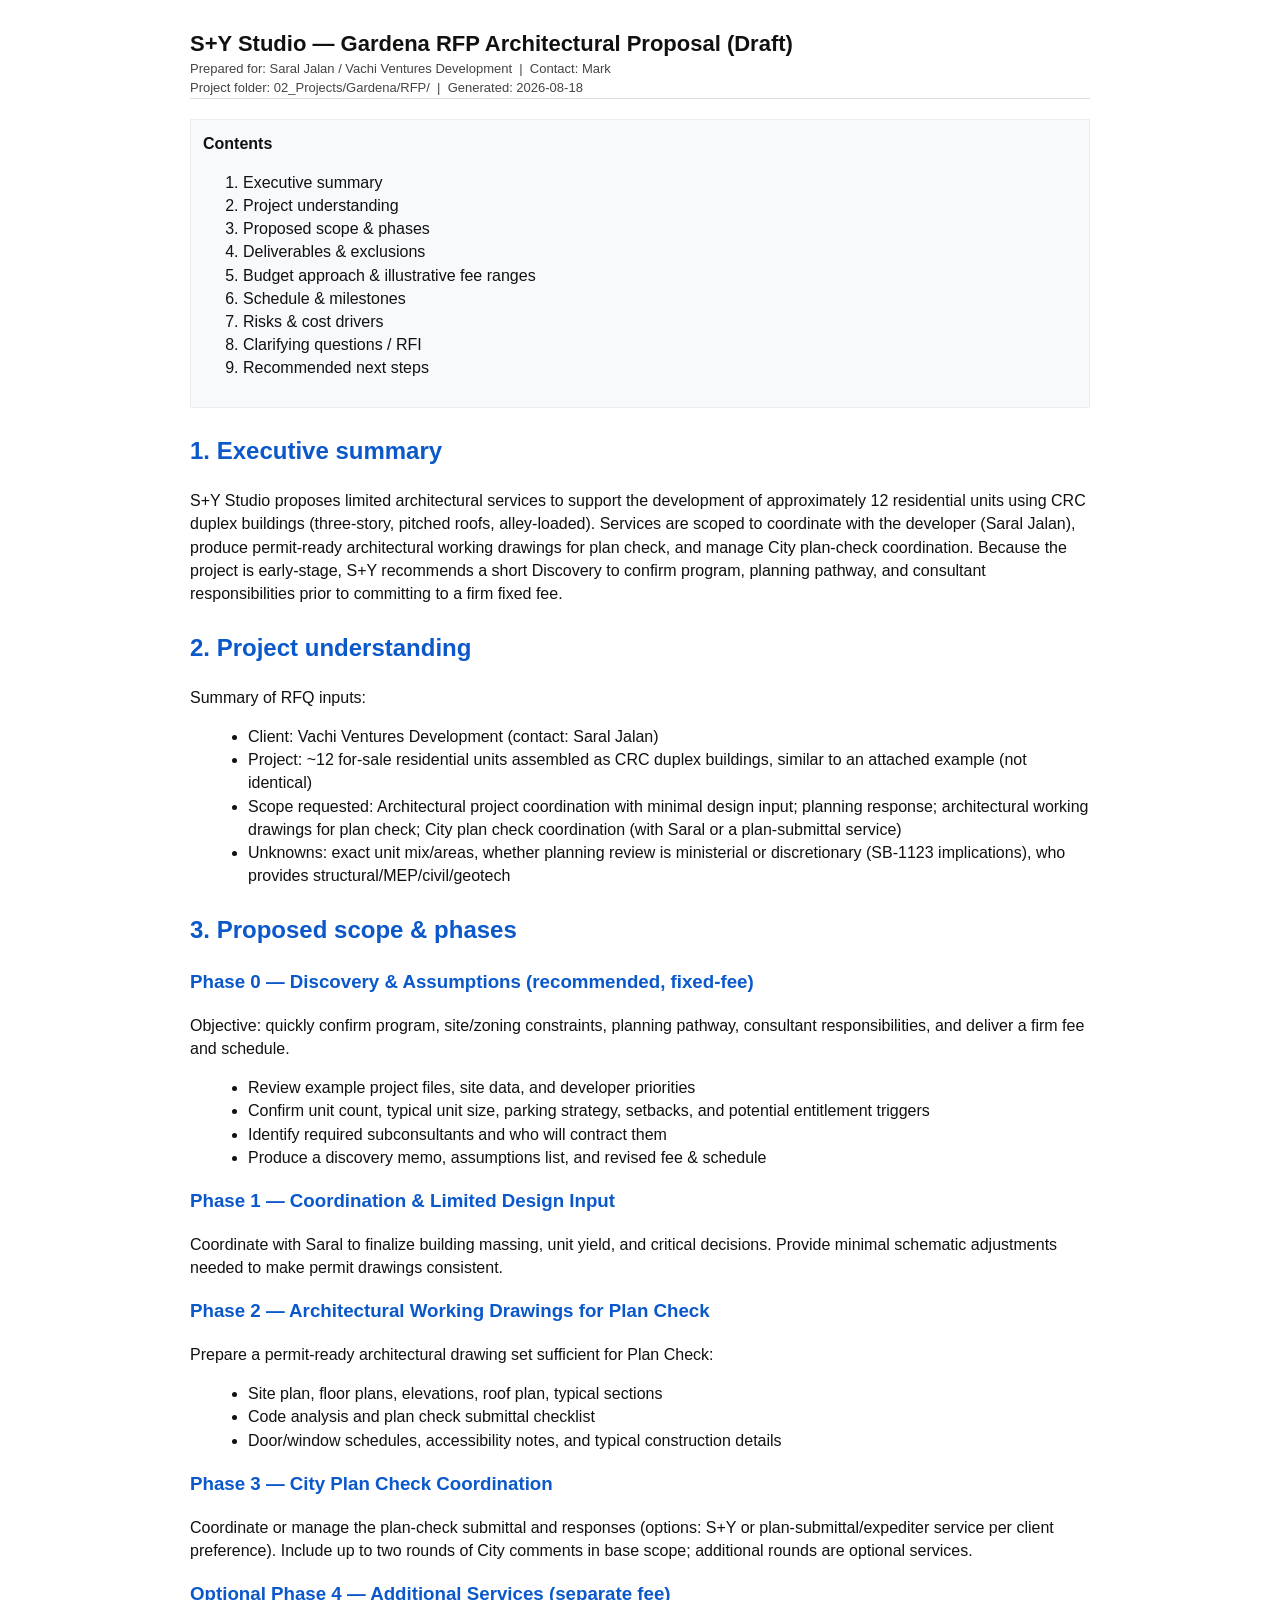
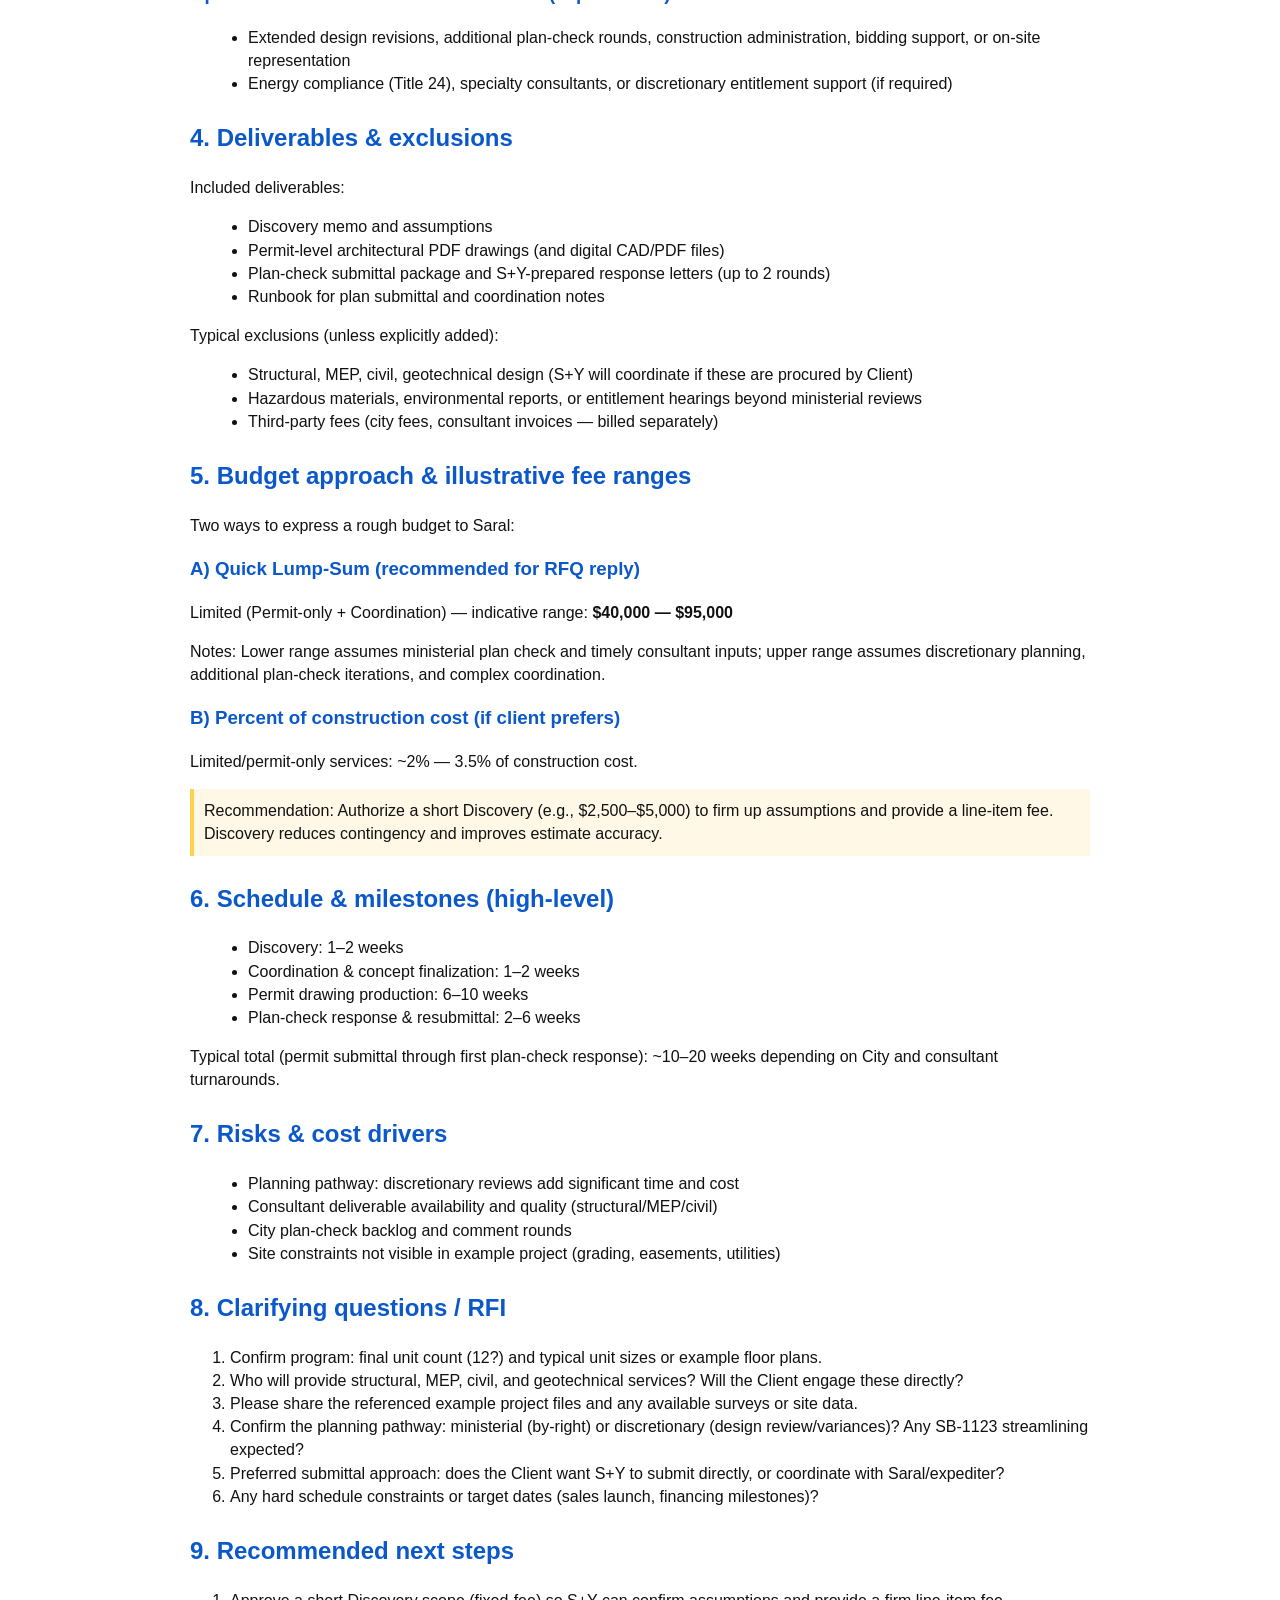
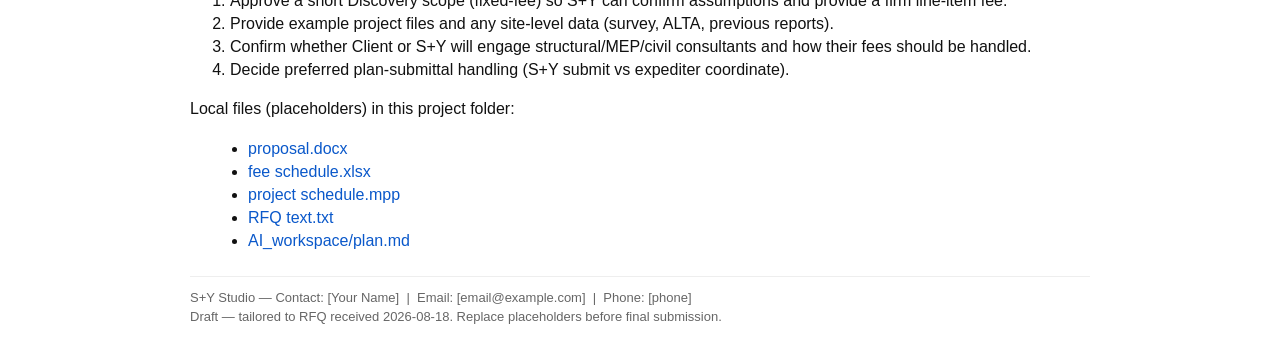
<file: 02_Projects/Gardena/RFP/proposal.html>
﻿<!doctype html>
<html lang="en">
<head>
  <meta charset="utf-8">
  <meta name="viewport" content="width=device-width,initial-scale=1">
  <title>S+Y Studio — Gardena RFP Architectural Proposal (Draft)</title>
  <style>
    body { font-family: Arial, Helvetica, sans-serif; line-height: 1.45; color: #111; padding: 28px; max-width: 900px; margin: auto; }
    header { border-bottom: 1px solid #ddd; margin-bottom: 20px; }
    h1 { font-size: 22px; margin: 0; }
    h2 { color: #0a58ca; margin-top: 26px; }
    h3 { color: #0a58ca; margin-top: 18px; }
    .meta { font-size: 13px; color: #444; }
    .toc { background: #f8f9fb; padding: 12px; border: 1px solid #eee; }
    .section { margin-top: 18px; }
    ul { margin-left: 18px; }
    .note { background: #fff8e6; border-left: 4px solid #ffd24d; padding: 10px; margin: 12px 0; }
    .questions { background: #f4f9ff; border-left: 4px solid #007bff; padding: 12px; margin: 12px 0; }
    .links a { color: #0a58ca; text-decoration: none; }
    footer { border-top: 1px solid #eee; margin-top: 24px; padding-top: 12px; font-size: 13px; color: #666; }
    table { border-collapse: collapse; width: 100%; }
    td, th { padding: 6px 8px; border: 1px solid #eee; }
    .muted { color: #666; font-size: 13px; }
    .badge { display:inline-block; background:#e9f5ff; color:#0366d6; padding:4px 8px; border-radius:4px; font-size:12px; }
  </style>
</head>
<body>
  <header>
    <h1>S+Y Studio — Gardena RFP Architectural Proposal (Draft)</h1>
    <div class="meta">Prepared for: Saral Jalan / Vachi Ventures Development &nbsp;|&nbsp; Contact: Mark</div>
    <div class="meta">Project folder: 02_Projects/Gardena/RFP/ &nbsp;|&nbsp; Generated: 2026-08-18</div>
  </header>

  <nav class="toc">
    <strong>Contents</strong>
    <ol>
      <li>Executive summary</li>
      <li>Project understanding</li>
      <li>Proposed scope & phases</li>
      <li>Deliverables & exclusions</li>
      <li>Budget approach & illustrative fee ranges</li>
      <li>Schedule & milestones</li>
      <li>Risks & cost drivers</li>
      <li>Clarifying questions / RFI</li>
      <li>Recommended next steps</li>
    </ol>
  </nav>

  <section class="section" id="executive-summary">
    <h2>1. Executive summary</h2>
    <p>S+Y Studio proposes limited architectural services to support the development of approximately 12 residential units using CRC duplex buildings (three-story, pitched roofs, alley-loaded). Services are scoped to coordinate with the developer (Saral Jalan), produce permit-ready architectural working drawings for plan check, and manage City plan-check coordination. Because the project is early-stage, S+Y recommends a short Discovery to confirm program, planning pathway, and consultant responsibilities prior to committing to a firm fixed fee.</p>
  </section>

  <section class="section" id="understanding">
    <h2>2. Project understanding</h2>
    <p>Summary of RFQ inputs:</p>
    <ul>
      <li>Client: Vachi Ventures Development (contact: Saral Jalan)</li>
      <li>Project: ~12 for-sale residential units assembled as CRC duplex buildings, similar to an attached example (not identical)</li>
      <li>Scope requested: Architectural project coordination with minimal design input; planning response; architectural working drawings for plan check; City plan check coordination (with Saral or a plan-submittal service)</li>
      <li>Unknowns: exact unit mix/areas, whether planning review is ministerial or discretionary (SB-1123 implications), who provides structural/MEP/civil/geotech</li>
    </ul>
  </section>

  <section class="section" id="scope">
    <h2>3. Proposed scope & phases</h2>

    <h3>Phase 0 — Discovery & Assumptions (recommended, fixed-fee)</h3>
    <p>Objective: quickly confirm program, site/zoning constraints, planning pathway, consultant responsibilities, and deliver a firm fee and schedule.</p>
    <ul>
      <li>Review example project files, site data, and developer priorities</li>
      <li>Confirm unit count, typical unit size, parking strategy, setbacks, and potential entitlement triggers</li>
      <li>Identify required subconsultants and who will contract them</li>
      <li>Produce a discovery memo, assumptions list, and revised fee & schedule</li>
    </ul>

    <h3>Phase 1 — Coordination & Limited Design Input</h3>
    <p>Coordinate with Saral to finalize building massing, unit yield, and critical decisions. Provide minimal schematic adjustments needed to make permit drawings consistent.</p>

    <h3>Phase 2 — Architectural Working Drawings for Plan Check</h3>
    <p>Prepare a permit-ready architectural drawing set sufficient for Plan Check:</p>
    <ul>
      <li>Site plan, floor plans, elevations, roof plan, typical sections</li>
      <li>Code analysis and plan check submittal checklist</li>
      <li>Door/window schedules, accessibility notes, and typical construction details</li>
    </ul>

    <h3>Phase 3 — City Plan Check Coordination</h3>
    <p>Coordinate or manage the plan-check submittal and responses (options: S+Y or plan-submittal/expediter service per client preference). Include up to two rounds of City comments in base scope; additional rounds are optional services.</p>

    <h3>Optional Phase 4 — Additional Services (separate fee)</h3>
    <ul>
      <li>Extended design revisions, additional plan-check rounds, construction administration, bidding support, or on-site representation</li>
      <li>Energy compliance (Title 24), specialty consultants, or discretionary entitlement support (if required)</li>
    </ul>
  </section>

  <section class="section" id="deliverables">
    <h2>4. Deliverables & exclusions</h2>
    <p>Included deliverables:</p>
    <ul>
      <li>Discovery memo and assumptions</li>
      <li>Permit-level architectural PDF drawings (and digital CAD/PDF files)</li>
      <li>Plan-check submittal package and S+Y-prepared response letters (up to 2 rounds)</li>
      <li>Runbook for plan submittal and coordination notes</li>
    </ul>
    <p>Typical exclusions (unless explicitly added):</p>
    <ul>
      <li>Structural, MEP, civil, geotechnical design (S+Y will coordinate if these are procured by Client)</li>
      <li>Hazardous materials, environmental reports, or entitlement hearings beyond ministerial reviews</li>
      <li>Third-party fees (city fees, consultant invoices — billed separately)</li>
    </ul>
  </section>

  <section class="section" id="budget">
    <h2>5. Budget approach & illustrative fee ranges</h2>
    <p>Two ways to express a rough budget to Saral:</p>
    <h3>A) Quick Lump-Sum (recommended for RFQ reply)</h3>
    <p>Limited (Permit-only + Coordination) — indicative range: <strong>$40,000 — $95,000</strong></p>
    <p>Notes: Lower range assumes ministerial plan check and timely consultant inputs; upper range assumes discretionary planning, additional plan-check iterations, and complex coordination.</p>

    <h3>B) Percent of construction cost (if client prefers)</h3>
    <p>Limited/permit-only services: ~2% — 3.5% of construction cost.</p>

    <div class="note">Recommendation: Authorize a short Discovery (e.g., $2,500–$5,000) to firm up assumptions and provide a line-item fee. Discovery reduces contingency and improves estimate accuracy.</div>
  </section>

  <section class="section" id="schedule">
    <h2>6. Schedule & milestones (high-level)</h2>
    <ul>
      <li>Discovery: 1–2 weeks</li>
      <li>Coordination & concept finalization: 1–2 weeks</li>
      <li>Permit drawing production: 6–10 weeks</li>
      <li>Plan-check response & resubmittal: 2–6 weeks</li>
    </ul>
    <p>Typical total (permit submittal through first plan-check response): ~10–20 weeks depending on City and consultant turnarounds.</p>
  </section>

  <section class="section" id="risks">
    <h2>7. Risks & cost drivers</h2>
    <ul>
      <li>Planning pathway: discretionary reviews add significant time and cost</li>
      <li>Consultant deliverable availability and quality (structural/MEP/civil)</li>
      <li>City plan-check backlog and comment rounds</li>
      <li>Site constraints not visible in example project (grading, easements, utilities)</li>
    </ul>
  </section>

  <section class="section" id="questions">
    <h2>8. Clarifying questions / RFI</h2>
    <ol>
      <li>Confirm program: final unit count (12?) and typical unit sizes or example floor plans.</li>
      <li>Who will provide structural, MEP, civil, and geotechnical services? Will the Client engage these directly?</li>
      <li>Please share the referenced example project files and any available surveys or site data.</li>
      <li>Confirm the planning pathway: ministerial (by-right) or discretionary (design review/variances)? Any SB-1123 streamlining expected?</li>
      <li>Preferred submittal approach: does the Client want S+Y to submit directly, or coordinate with Saral/expediter?</li>
      <li>Any hard schedule constraints or target dates (sales launch, financing milestones)?</li>
    </ol>
  </section>

  <section class="section" id="next-steps">
    <h2>9. Recommended next steps</h2>
    <ol>
      <li>Approve a short Discovery scope (fixed-fee) so S+Y can confirm assumptions and provide a firm line-item fee.</li>
      <li>Provide example project files and any site-level data (survey, ALTA, previous reports).</li>
      <li>Confirm whether Client or S+Y will engage structural/MEP/civil consultants and how their fees should be handled.</li>
      <li>Decide preferred plan-submittal handling (S+Y submit vs expediter coordinate).</li>
    </ol>

    <div class="links">
      <p>Local files (placeholders) in this project folder:
        <ul>
          <li><a href="./proposal.docx">proposal.docx</a></li>
          <li><a href="./fee%20schedule.xlsx">fee schedule.xlsx</a></li>
          <li><a href="./project%20schedule.mpp">project schedule.mpp</a></li>
          <li><a href="./RFQ text.txt">RFQ text.txt</a></li>
          <li><a href="./AI_workspace/plan.md">AI_workspace/plan.md</a></li>
        </ul>
      </p>
    </div>
  </section>

  <footer>
    <div>S+Y Studio — Contact: [Your Name] &nbsp;|&nbsp; Email: [email@example.com] &nbsp;|&nbsp; Phone: [phone]</div>
    <div class="muted">Draft — tailored to RFQ received 2026-08-18. Replace placeholders before final submission.</div>
  </footer>
</body>
</html>
</file>
